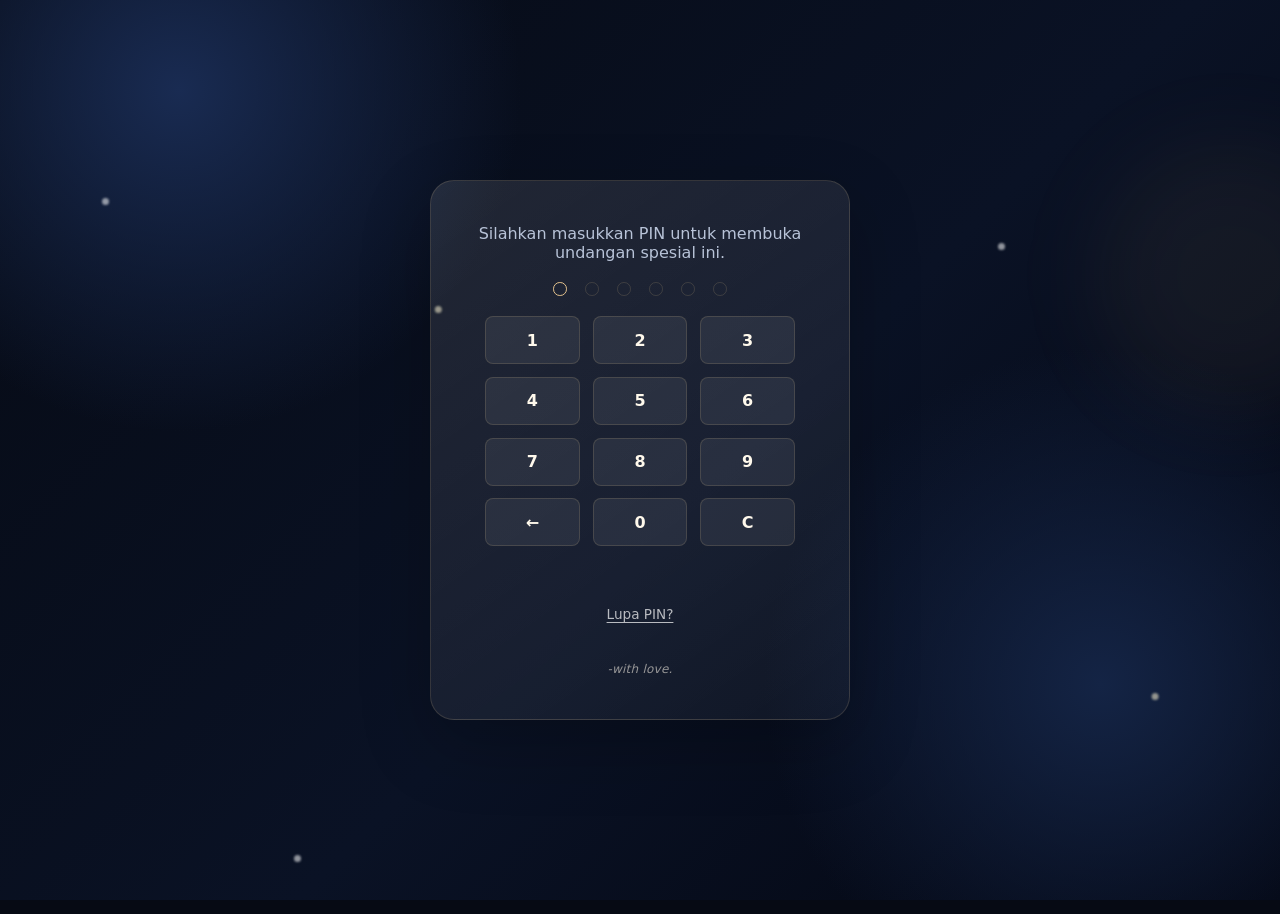
<file: index.html>
<!doctype html><html lang="id"><head><meta charset="utf-8"><meta http-equiv="refresh" content="0; url=login.html"><title>Birthday Surprise</title></head><body><p>Halaman dipindahkan ke <a href="login.html">login</a>.</p></body></html>
</file>
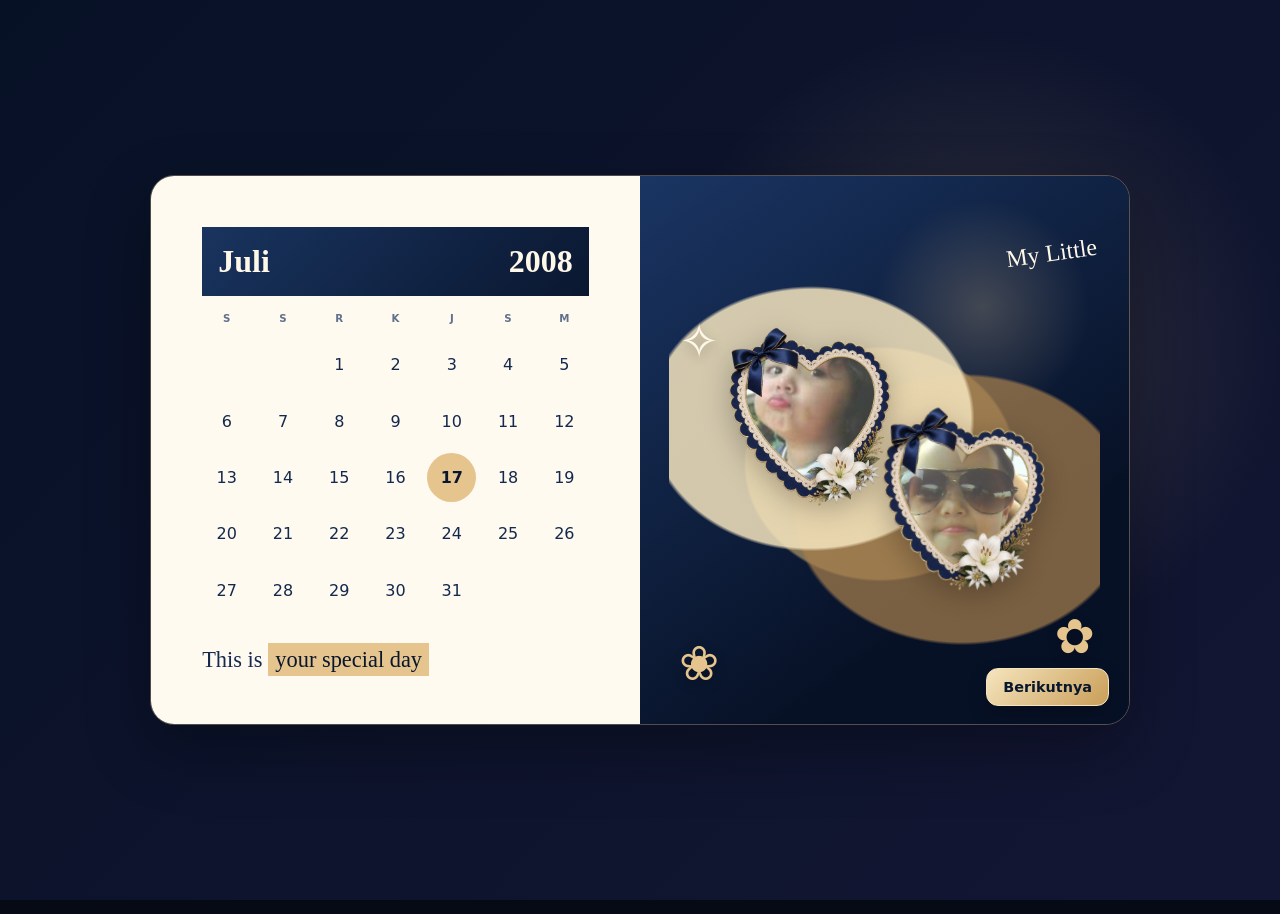
<file: birthday-memory.html>
<!DOCTYPE html>
<html lang="id">
<head>
  <meta charset="utf-8">
  <meta name="viewport" content="width=device-width, initial-scale=1">
  <title>17 Juli 2008</title>
  <link rel="stylesheet" href="css/style.css">
  <script>
    if (sessionStorage.getItem('birthday-surprise:nightSkyTransition')) {
      document.documentElement.classList.add('is-night-sky-loading');
    }
  </script>
</head>
<body>

  <main class="app-shell">
    <section class="page page--center active memory-page">
      <div class="memory-layout">
        
        <!-- Kalender -->
        <article class="memory-calendar">
          <header>
            <strong>Juli</strong>
            <strong>2008</strong>
          </header>
          <div class="calendar-week">
            <span>S</span>
            <span>S</span>
            <span>R</span>
            <span>K</span>
            <span>J</span>
            <span>S</span>
            <span>M</span>
          </div>
          <div class="calendar-days">
            <i></i>
            <i></i>
            <span>1</span>
            <span>2</span>
            <span>3</span>
            <span>4</span>
            <span>5</span>
            <span>6</span>
            <span>7</span>
            <span>8</span>
            <span>9</span>
            <span>10</span>
            <span>11</span>
            <span>12</span>
            <span>13</span>
            <span>14</span>
            <span>15</span>
            <span>16</span>
            <b>17</b>
            <span>18</span>
            <span>19</span>
            <span>20</span>
            <span>21</span>
            <span>22</span>
            <span>23</span>
            <span>24</span>
            <span>25</span>
            <span>26</span>
            <span>27</span>
            <span>28</span>
            <span>29</span>
            <span>30</span>
            <span>31</span>
          </div>
          <p>This is <mark>your special day</mark></p>
        </article>

        <!-- Kolase Foto & Dekorasi -->
        <article class="memory-collage">
          <button class="memory-next" type="button" data-route="love-meter">
            Next &#8250;
          </button>
          <p class="memory-title">My Little</p>
          <div class="memory-photo-frame">
            <figure class="memory-heart memory-heart--one"><img src="assets/images/kenangan1.png" alt="Foto kenangan 1"></figure>
            <figure class="memory-heart memory-heart--two"><img src="assets/images/kenangan2.png" alt="Foto kenangan 2"></figure>
          </div>
          <span class="memory-flower memory-flower--one">✿</span>
          <span class="memory-flower memory-flower--two">❀</span>
          <span class="memory-sparkle">✧</span>
        </article>

      </div>
    </section>
  </main>

  <!-- JavaScript Files -->
  <script src="js/app.js"></script>
  <script src="js/storage.js"></script>
  <script src="js/animation.js"></script>
  <script src="js/modal.js"></script>
  <script src="js/router.js"></script>
  <script src="js/login.js"></script>
  <script src="js/loveMeter.js"></script>
  <script src="js/music.js"></script>
  <script src="js/gallery.js"></script>
  <script src="js/wish.js"></script>

</body>
</html>
</file>
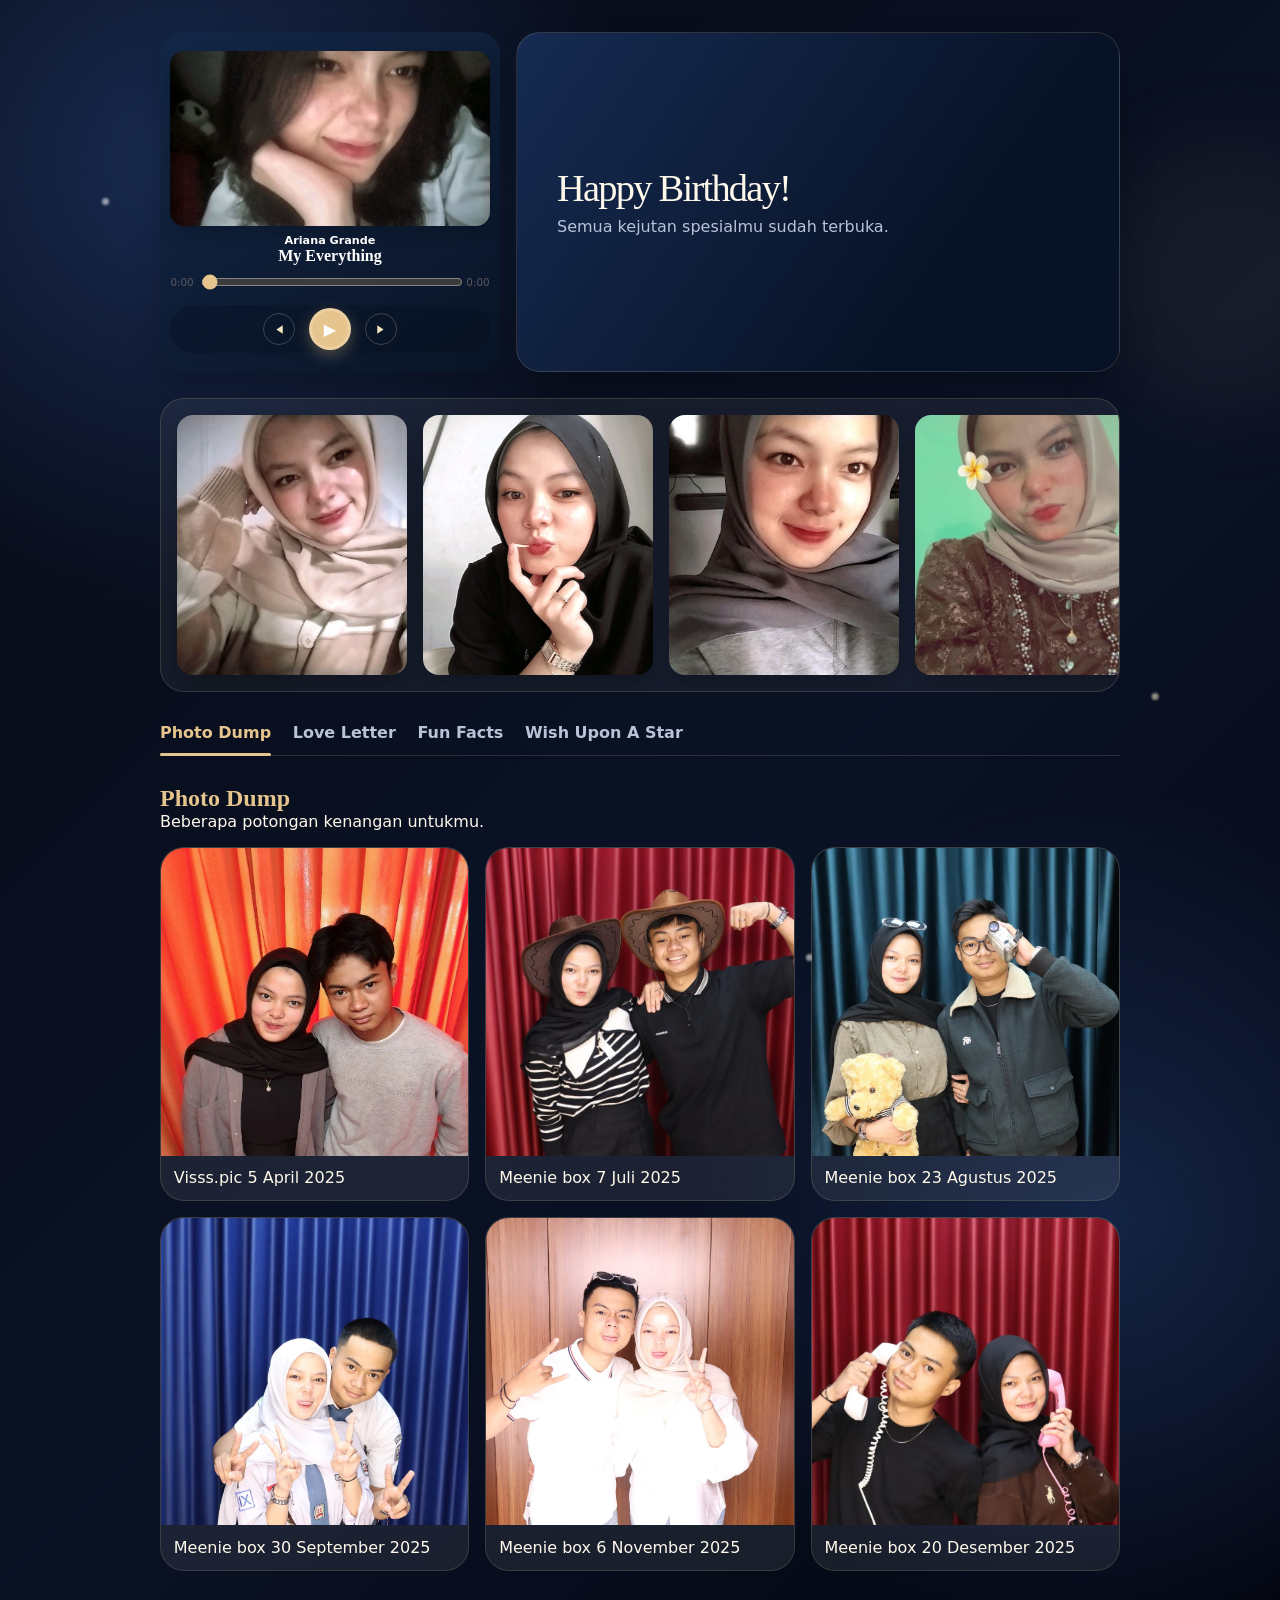
<file: dashboard.html>
<!DOCTYPE html>
<html lang="id">
<head>
  <meta charset="utf-8">
  <meta name="viewport" content="width=device-width, initial-scale=1">
  <title>Dashboard | Birthday Surprise</title>
  <link rel="stylesheet" href="css/style.css">
</head>
<body>

  <main class="app-shell">
    <section class="page active">
      <div class="page-content dashboard-layout">
        
        <!-- Hero Section: Pemutar Musik & Banner -->
        <div class="dashboard-hero">
          <div class="dashboard-music-card">
            <img id="dashboard-album-cover" class="dashboard-music-card__cover" src="assets/images/album-cover.svg" alt="Cover album">
            
            <div class="dashboard-music-card__details">
              <small id="dashboard-track-artist">Artist Name</small>
              <strong id="dashboard-track-title">Song One</strong>
              
              <div class="dashboard-music-card__progress">
                <span id="dashboard-music-current">0:00</span>
                <input id="dashboard-music-progress" type="range" min="0" max="100" value="0" aria-label="Progress lagu">
                <span id="dashboard-music-duration">0:00</span>
              </div>
            </div>
            
            <button id="dashboard-play-button" class="dashboard-music-card__play" type="button" aria-label="Play">▶</button>
            <audio id="dashboard-audio" preload="metadata"></audio>
          </div>

          <header class="dashboard-banner">
            <h1>Happy Birthday!</h1>
            <p>Semua kejutan spesialmu sudah terbuka.</p>
          </header>
        </div>

        <!-- Slideshow Foto -->
        <div class="photo-slideshow photo-slideshow--dashboard" aria-label="Slideshow foto kenangan">
          <div class="photo-slideshow__track" id="music-slideshow"></div>
        </div>

        <!-- Navigasi Menu Tab -->
        <nav class="dashboard-tabs" aria-label="Menu kejutan">
          <button class="dashboard-tab is-active" type="button" data-dashboard-view="gallery">Photo Dump</button>
          <button class="dashboard-tab" type="button" data-dashboard-view="letter">Love Letter</button>
          <button class="dashboard-tab" type="button" data-dashboard-view="facts">Fun Facts</button>
          <button class="dashboard-tab" type="button" data-dashboard-view="wishes">Wish Upon A Star</button>
        </nav>

        <!-- Kontainer Konten Dinamis -->
        <section id="dashboard-content" class="dashboard-content" aria-live="polite"></section>

      </div>
    </section>
  </main>

  <!-- Komponen Modal Pop-up -->
  <div class="modal" id="app-modal" aria-hidden="true" role="dialog" aria-modal="true">
    <div class="modal__backdrop" data-modal-close></div>
    <div class="modal__content">
      <button class="modal__close" type="button" aria-label="Tutup" data-modal-close>&times;</button>
      <div id="modal-body"></div>
    </div>
  </div>

  <!-- Skrip JavaScript -->
  <script src="js/app.js"></script>
  <script src="js/storage.js"></script>
  <script src="js/animation.js"></script>
  <script src="js/modal.js"></script>
  <script src="js/router.js"></script>
  <script src="js/login.js"></script>
  <script src="js/loveMeter.js"></script>
  <script src="js/music.js"></script>
  <script src="js/gallery.js"></script>
  <script src="js/wish.js"></script>
  <script src="js/dashboard.js"></script>

</body>
</html>
</file>
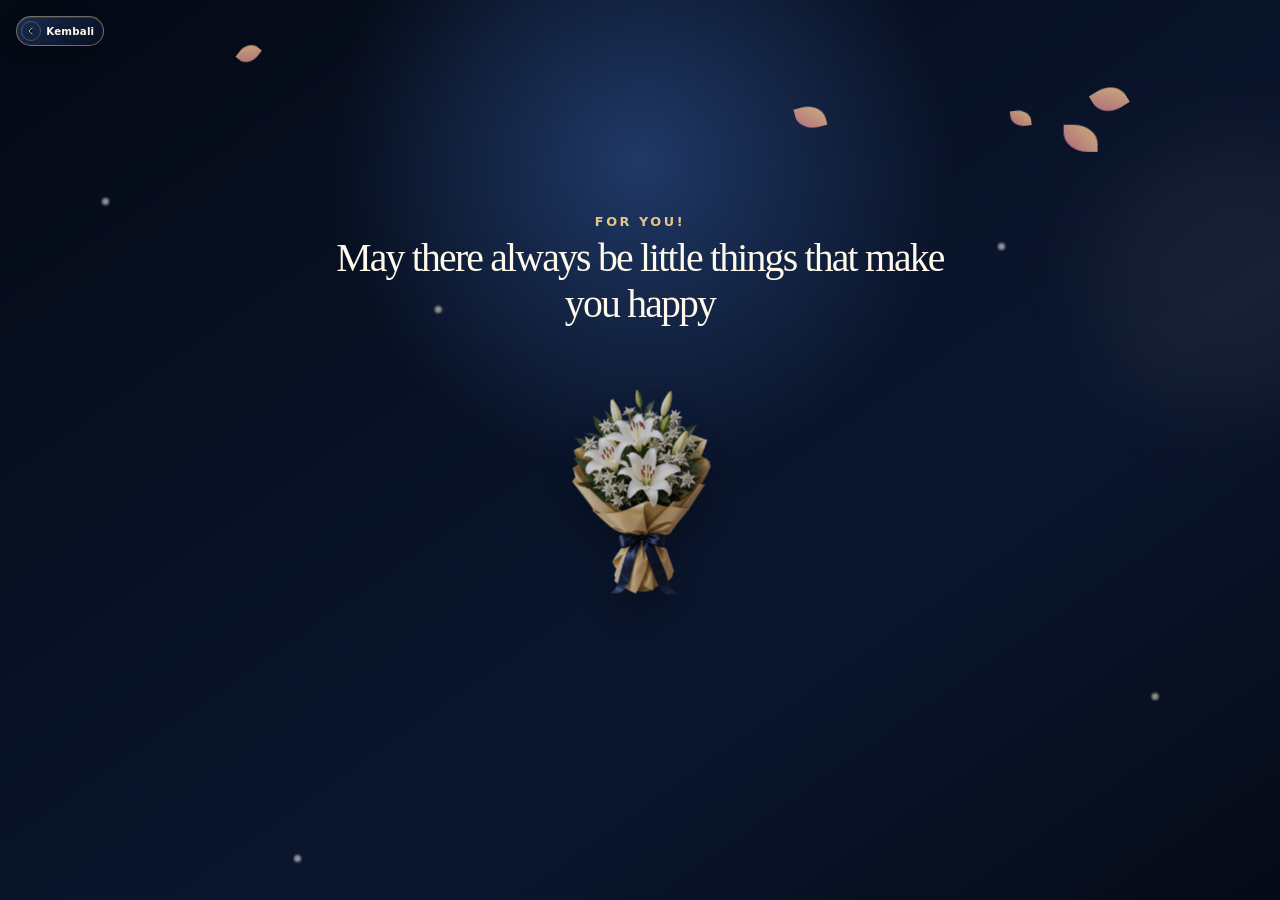
<file: flower.html>
<!doctype html>
<html lang="id">
<head>
  <meta charset="utf-8">
  <meta name="viewport" content="width=device-width, initial-scale=1">
  <title>Bunga Untukmu</title>
  <link rel="stylesheet" href="css/style.css">
</head>
<body class="flower-page-body">
  <main class="flower-scene">
    <button class="flower-back" type="button" data-route="surprise-choice" aria-label="Kembali ke pilihan kejutan">
      <svg viewBox="0 0 24 24" aria-hidden="true"><path d="M14.5 5 7.5 12l7 7"></path></svg>
      <span>Kembali</span>
    </button>
    <div id="petal-rain" class="petal-rain" aria-hidden="true"></div>
    <section class="flower-message" aria-live="polite">
      <p class="eyebrow">For You!</p>
      <h1>May there always be little things that make you happy</h1>
    </section>
    <div id="flower-bouquet" class="flower-bouquet" aria-label="Buket bunga lily dan edelweiss">
      <img src="assets/images/bouquet-lily-edelweiss.png" alt="Buket lily putih dan bunga edelweiss">
    </div>
    <button id="flower-continue-button" class="button button--primary flower-continue" type="button">Open it </button>
  </main>
  <div class="modal" id="app-modal" aria-hidden="true" role="dialog" aria-modal="true">
    <div class="modal__backdrop" data-modal-close></div>
    <div class="modal__content">
      <button class="modal__close" type="button" aria-label="Tutup" data-modal-close>&times;</button>
      <div id="modal-body"></div>
    </div>
  </div>
  <script src="js/app.js"></script>
  <script src="js/storage.js"></script>
  <script src="js/animation.js"></script>
  <script src="js/modal.js"></script>
  <script src="js/router.js"></script>
  <script src="js/login.js"></script>
  <script src="js/loveMeter.js"></script>
  <script src="js/music.js"></script>
  <script src="js/gallery.js"></script>
  <script src="js/wish.js"></script>
  <script src="https://cdnjs.cloudflare.com/ajax/libs/gsap/3.12.5/gsap.min.js" crossorigin="anonymous"></script>
  <script src="js/flower.js"></script>
</body>
</html>
</file>
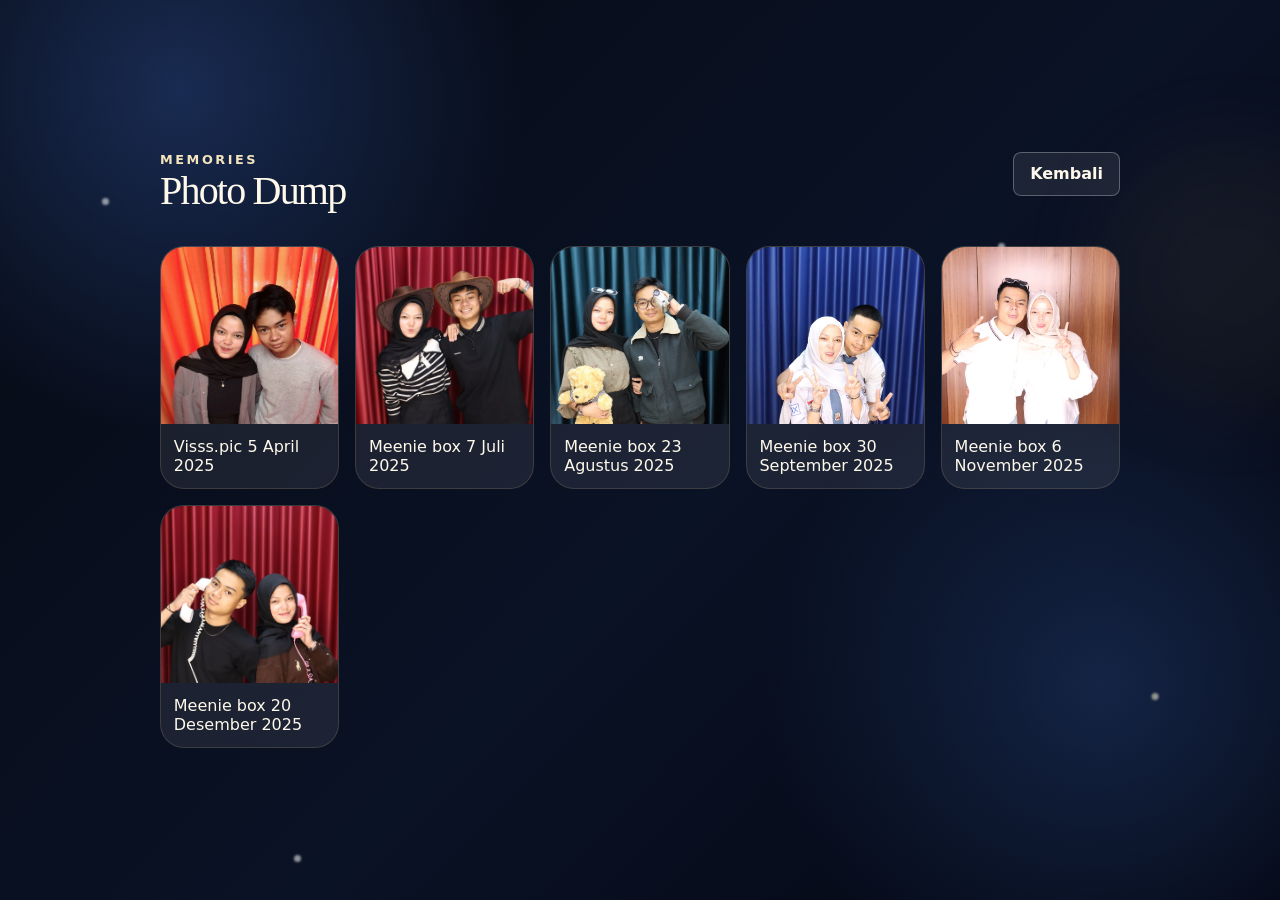
<file: gallery.html>
<!doctype html><html lang="id"><head><meta charset="utf-8"><meta name="viewport" content="width=device-width,initial-scale=1"><title>Photo Dump | Birthday Surprise</title><link rel="stylesheet" href="css/style.css"></head><body><main class="app-shell"><section class="page active"><div class="page-content stack"><header class="page-header page-header--with-action"><div><p class="eyebrow">Memories</p><h1>Photo Dump</h1></div><button class="button button--secondary" type="button" data-route="dashboard">Kembali</button></header><div class="gallery-grid" id="gallery-grid"></div></div></section></main><div class="modal" id="app-modal" aria-hidden="true" role="dialog" aria-modal="true"><div class="modal__backdrop" data-modal-close></div><div class="modal__content"><button class="modal__close" type="button" aria-label="Tutup" data-modal-close>&times;</button><div id="modal-body"></div></div></div><script src="js/app.js"></script><script src="js/storage.js"></script><script src="js/animation.js"></script><script src="js/modal.js"></script><script src="js/router.js"></script><script src="js/login.js"></script><script src="js/loveMeter.js"></script><script src="js/music.js"></script><script src="js/gallery.js"></script><script src="js/wish.js"></script></body></html>
</file>
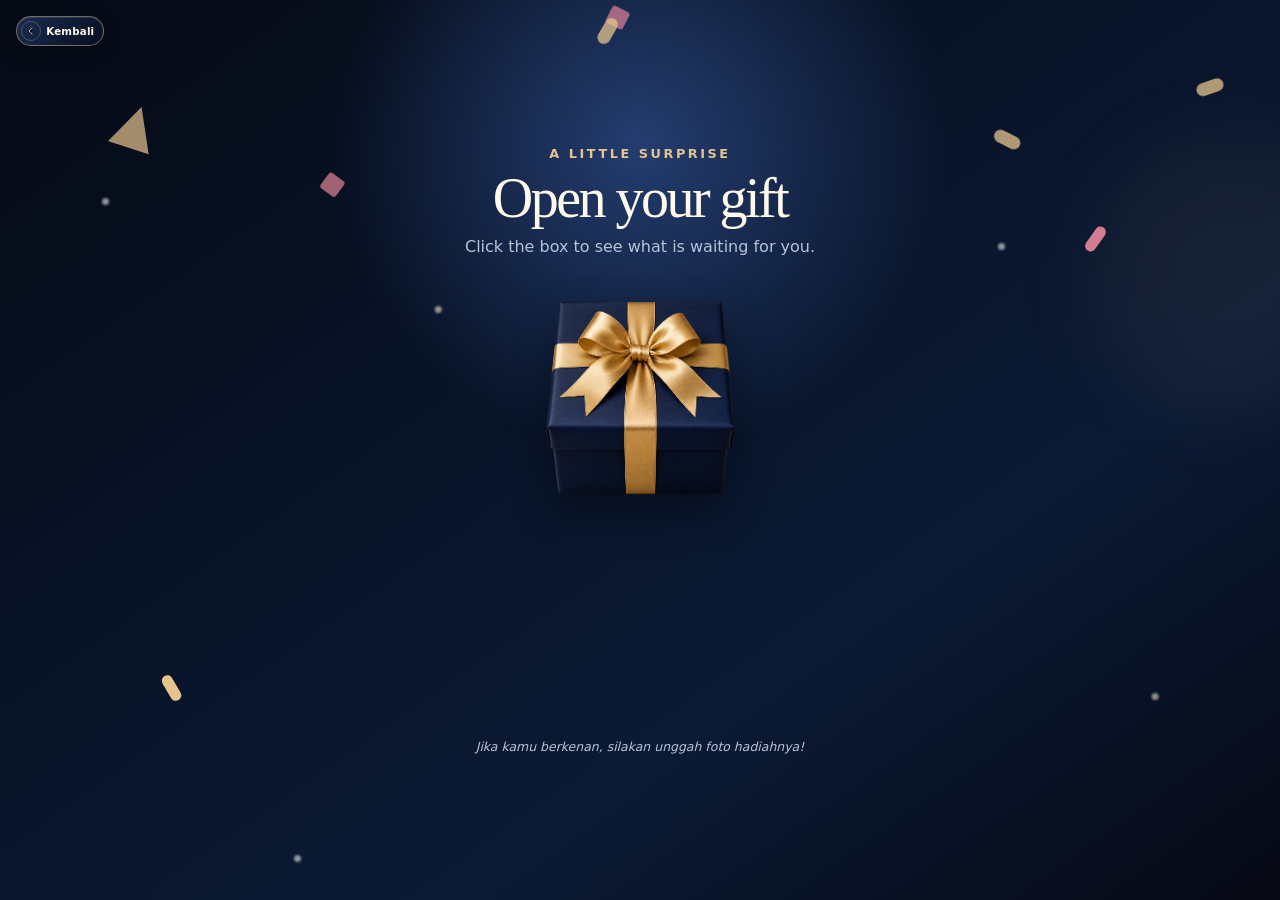
<file: gift.html>
<!doctype html>
<html lang="id"><head><meta charset="utf-8"><meta name="viewport" content="width=device-width,initial-scale=1"><title>Hadiah Untukmu</title><link rel="stylesheet" href="css/style.css"></head>
<body class="gift-page-body"><main class="gift-scene">
  <div id="gift-falling-ornaments" class="gift-falling-ornaments" aria-hidden="true"></div>
  <button class="flower-back" type="button" data-route="surprise-choice" aria-label="Kembali ke pilihan kejutan"><svg viewBox="0 0 24 24" aria-hidden="true"><path d="M14.5 5 7.5 12l7 7"></path></svg><span>Kembali</span></button>
  <span class="party-hat party-hat--one">&#9650;</span><span class="party-hat party-hat--two">&#9650;</span><span class="party-confetti party-confetti--one"></span><span class="party-confetti party-confetti--two"></span>
  <section class="gift-intro"><p class="eyebrow">A little surprise</p><h1>Open your gift</h1><p>Click the box to see what is waiting for you.</p></section>
  <button id="gift-box-button" class="gift-box" type="button" aria-label="Buka kotak hadiah"><img src="assets/images/gift-box-real.png" alt="Kotak hadiah navy dengan pita emas"><span id="gift-sparkles" class="gift-sparkles">&#10022; &#10023; &#10022;</span></button>
  <section class="gift-rewards" aria-label="Empat foto hadiah" aria-live="polite"><article class="gift-photo-item"><label class="gift-reward-card gift-photo-slot"><input class="gift-photo-input" type="file" accept="image/*"><img alt="Foto hadiah 1"><span>Upload Photo 01</span></label><div class="gift-photo-actions"><button type="button" data-gift-view disabled>Lihat foto</button><button type="button" data-gift-delete disabled>Hapus foto</button></div></article><article class="gift-photo-item"><label class="gift-reward-card gift-photo-slot"><input class="gift-photo-input" type="file" accept="image/*"><img alt="Foto hadiah 2"><span>Upload Photo 02</span></label><div class="gift-photo-actions"><button type="button" data-gift-view disabled>Lihat foto</button><button type="button" data-gift-delete disabled>Hapus foto</button></div></article><article class="gift-photo-item"><label class="gift-reward-card gift-photo-slot"><input class="gift-photo-input" type="file" accept="image/*"><img alt="Foto hadiah 3"><span>Upload Photo 03</span></label><div class="gift-photo-actions"><button type="button" data-gift-view disabled>Lihat foto</button><button type="button" data-gift-delete disabled>Hapus foto</button></div></article><article class="gift-photo-item"><label class="gift-reward-card gift-photo-slot"><input class="gift-photo-input" type="file" accept="image/*"><img alt="Foto hadiah 4"><span>Upload Photo 04</span></label><div class="gift-photo-actions"><button type="button" data-gift-view disabled>Lihat foto</button><button type="button" data-gift-delete disabled>Hapus foto</button></div></article></section><p class="gift-upload-note">Jika kamu berkenan, silakan unggah foto hadiahnya!</p>
</main><div class="modal" id="app-modal" aria-hidden="true" role="dialog" aria-modal="true"><div class="modal__backdrop" data-modal-close></div><div class="modal__content"><button class="modal__close" type="button" data-modal-close aria-label="Tutup">×</button><div id="modal-body"></div></div></div><script src="js/app.js"></script><script src="js/storage.js"></script><script src="js/animation.js"></script><script src="js/modal.js"></script><script src="js/router.js"></script><script src="js/login.js"></script><script src="js/loveMeter.js"></script><script src="js/music.js"></script><script src="js/gallery.js"></script><script src="js/wish.js"></script><script src="https://cdnjs.cloudflare.com/ajax/libs/gsap/3.12.5/gsap.min.js" crossorigin="anonymous"></script><script src="js/gift.js"></script></body></html>
</file>
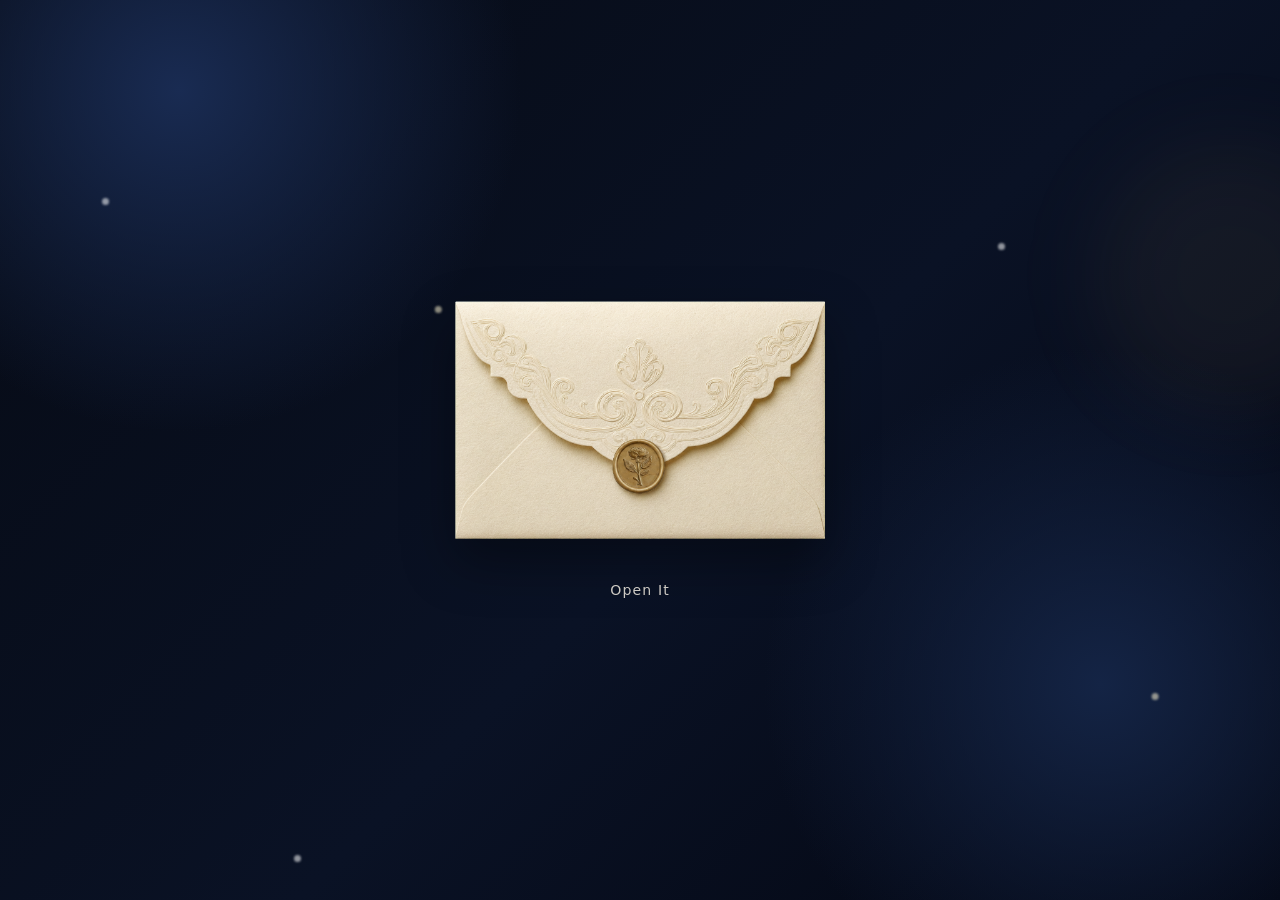
<file: invitation.html>
<!doctype html>
<html lang="id"><head><meta charset="utf-8"><meta name="viewport" content="width=device-width,initial-scale=1"><title>Undangan Untukmu</title><link rel="stylesheet" href="css/style.css"><script>if(sessionStorage.getItem('birthday-surprise:nightSkyTransition'))document.documentElement.classList.add('is-night-sky-loading');</script></head>
<body><main class="app-shell"><section class="page page--center active invitation-envelope-page"><div class="invitation-envelope-wrap"><div id="invitation-envelope-scene" class="invitation-envelope-scene" role="button" tabindex="0" aria-label="Buka surat undangan"><img class="invitation-envelope-image" src="assets/images/invitation-envelope.png" alt="Amplop undangan krem"><article class="invitation-reading-card" aria-live="polite"><p class="eyebrow">An invitation for</p><h1 id="invitation-name">Putri Nafisyah Ahmad</h1><div class="invitation-card__line"></div><p id="invitation-date" class="invitation-card__date">Tanggal acara</p></article></div><p class="invitation-envelope-hint">Open It</p><button id="invitation-accept-button" class="button button--primary invitation-accept-button" type="button">Terima</button></div></section></main><script src="js/app.js"></script><script src="js/storage.js"></script><script src="js/animation.js"></script><script src="js/modal.js"></script><script src="js/router.js"></script><script src="js/login.js"></script><script src="js/loveMeter.js"></script><script src="js/music.js"></script><script src="js/gallery.js"></script><script src="js/wish.js"></script><script src="js/invitation.js"></script></body></html>
</file>
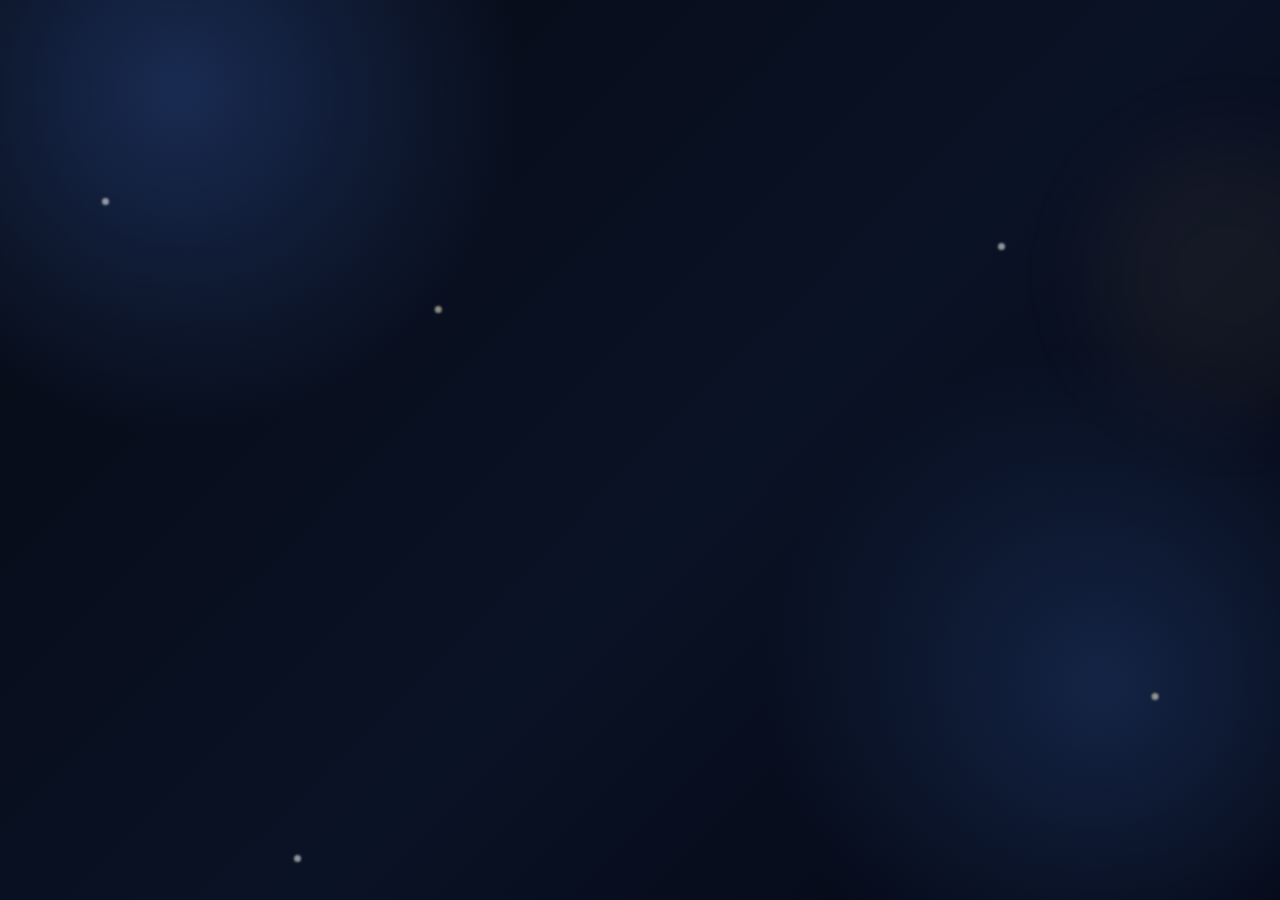
<file: journey.html>
<!DOCTYPE html>
<html lang="id">
<head>
  <meta charset="utf-8">
  <meta name="viewport" content="width=device-width, initial-scale=1">
  <title>Birthday Journey</title>
  <link rel="stylesheet" href="css/style.css">
  
  <!-- Inline script untuk restorasi state dashboard secara instan -->
  <script>
    try {
      if (JSON.parse(localStorage.getItem('birthday-surprise:progressPage')) === 'dashboard') {
        document.documentElement.classList.add('is-dashboard-restore');
      }
    } catch (e) {}
  </script>
</head>
<body>

  <!-- Layar Pemuatan Halaman (Loader) -->
  <div class="journey-loader" id="journey-loader" aria-label="Memuat dashboard">
    <div class="journey-loader__card"></div>
  </div>

  <!-- Alur Utama Aplikasi (Journey) -->
  <main class="journey">
    
    <!-- Langkah 1: Fitur Love Meter -->
    <section class="journey-step" id="love-meter-step">
      <div class="page-content step-panel">
        <div class="panel panel--narrow stack">
          <h1>Love Meter</h1>
          <p class="meter__instruction">Tahan untuk menunjukkan rasa sayang kamu ke aku</p>
          
          <div id="love-meter-control" class="meter" role="progressbar" aria-valuemin="0" aria-valuemax="100" aria-valuenow="0">
            <div id="love-meter-fill" class="meter__fill"></div>
          </div>
          
          <strong id="love-meter-value" class="meter__value">0%</strong>
          <button id="love-meter-hold-button" class="button button--primary" type="button">Tahan di sini</button>
          <p id="meter-error" class="form-message" aria-live="polite"></p>
        </div>
      </div>
    </section>

    <!-- Langkah 2: Tampilan Dashboard (Awalnya Terkunci) -->
    <section class="journey-step is-locked" id="dashboard-step">
      <div class="page-content dashboard-layout">
        
        <!-- Bagian Utama Dashboard: Pemutar Musik & Ucapan -->
        <div class="dashboard-hero">
          <div class="dashboard-music-card">
            <img id="dashboard-album-cover" class="dashboard-music-card__cover" src="assets/images/album-cover.svg" alt="Cover album">
            
            <div class="dashboard-music-card__details">
              <small id="dashboard-track-artist">Artist Name</small>
              <strong id="dashboard-track-title">Song One</strong>
              
              <div class="dashboard-music-card__progress">
                <span id="dashboard-music-current">0:00</span>
                <input id="dashboard-music-progress" type="range" min="0" max="100" value="0" aria-label="Progress lagu">
                <span id="dashboard-music-duration">0:00</span>
              </div>
            </div>
            
            <button id="dashboard-play-button" class="dashboard-music-card__play" type="button" aria-label="Play">▶</button>
            <audio id="dashboard-audio" preload="metadata"></audio>
          </div>

          <header class="dashboard-banner dashboard-banner--lyrics">
            <video class="dashboard-banner__video" autoplay muted loop playsinline preload="metadata" aria-hidden="true">
              <source src="assets/videos/video-dump.mp4" type="video/mp4">
            </video>
            <div class="dashboard-banner__video-overlay" aria-hidden="true"></div>
            <div class="dashboard-lyrics" id="dashboard-lyrics" aria-live="polite"></div>
          </header>
        </div>

        <!-- Slideshow Foto Galeri -->
        <div class="photo-slideshow photo-slideshow--dashboard" aria-label="Slideshow foto kenangan">
          <div class="photo-slideshow__track" id="music-slideshow"></div>
        </div>

        <!-- Menu Navigasi Konten Tab -->
        <nav class="dashboard-tabs" aria-label="Menu kejutan">
          <button class="dashboard-tab is-active" type="button" data-dashboard-view="gallery">Photo Dump</button>
          <button class="dashboard-tab" type="button" data-dashboard-view="letter">Love Letter</button>
          <button class="dashboard-tab" type="button" data-dashboard-view="facts">Fun Facts</button>
          <button class="dashboard-tab" type="button" data-dashboard-view="wishes">Wish Upon A Star</button>
        </nav>

        <!-- Kontainer Pengisian Konten Dinamis via JS -->
        <section id="dashboard-content" class="dashboard-content" aria-live="polite"></section>

      </div>
    </section>
  </main>

  <!-- Komponen Overlay Modal Dialog -->
  <div class="modal" id="app-modal" aria-hidden="true" role="dialog" aria-modal="true">
    <div class="modal__backdrop" data-modal-close></div>
    <div class="modal__content">
      <button class="modal__close" type="button" aria-label="Tutup" data-modal-close>&times;</button>
      <div id="modal-body"></div>
    </div>
  </div>

  <!-- Skrip Ekosistem JavaScript -->
  <script src="js/app.js"></script>
  <script src="js/storage.js"></script>
  <script src="js/animation.js"></script>
  <script src="js/modal.js"></script>
  <script src="js/router.js"></script>
  <script src="js/login.js"></script>
  <script src="js/loveMeter.js"></script>
  <script src="js/music.js"></script>
  <script src="js/gallery.js"></script>
  <script src="js/wish.js"></script>
  <script src="js/dashboard.js"></script>

</body>
</html>
</file>
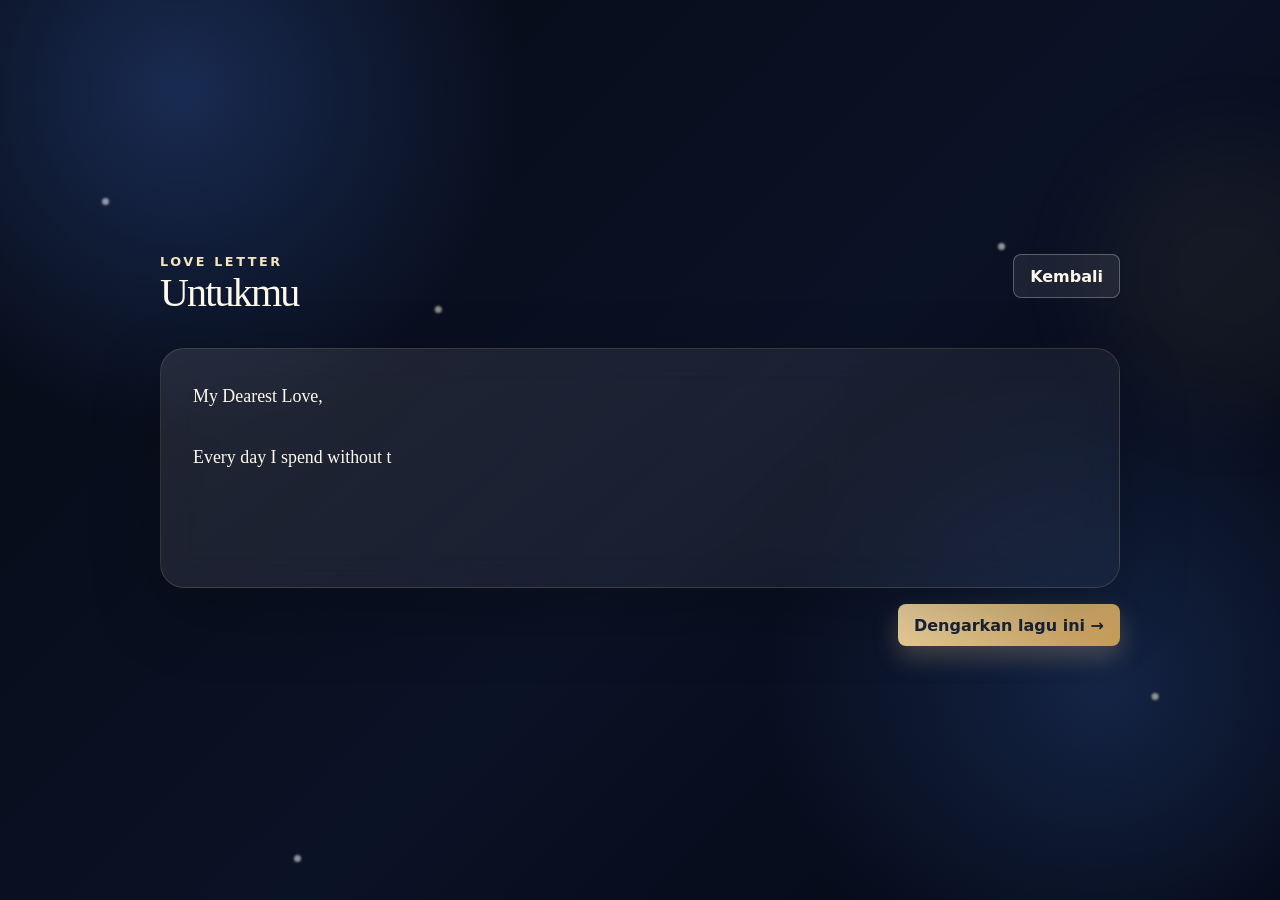
<file: letter.html>
<!doctype html><html lang="id"><head><meta charset="utf-8"><meta name="viewport" content="width=device-width,initial-scale=1"><title>Love Letter | Birthday Surprise</title><link rel="stylesheet" href="css/style.css"></head><body><main class="app-shell"><section class="page active"><div class="page-content stack"><header class="page-header page-header--with-action"><div><p class="eyebrow">Love Letter</p><h1>Untukmu</h1></div><button class="button button--secondary" type="button" data-route="dashboard">Kembali</button></header><article class="panel letter"><p id="letter-content" aria-live="polite"></p></article><button class="button button--primary button--align-end" type="button" data-route="music">Dengarkan lagu ini →</button></div></section></main><script src="js/app.js"></script><script src="js/storage.js"></script><script src="js/animation.js"></script><script src="js/modal.js"></script><script src="js/router.js"></script><script src="js/login.js"></script><script src="js/loveMeter.js"></script><script src="js/music.js"></script><script src="js/gallery.js"></script><script src="js/wish.js"></script></body></html>
</file>
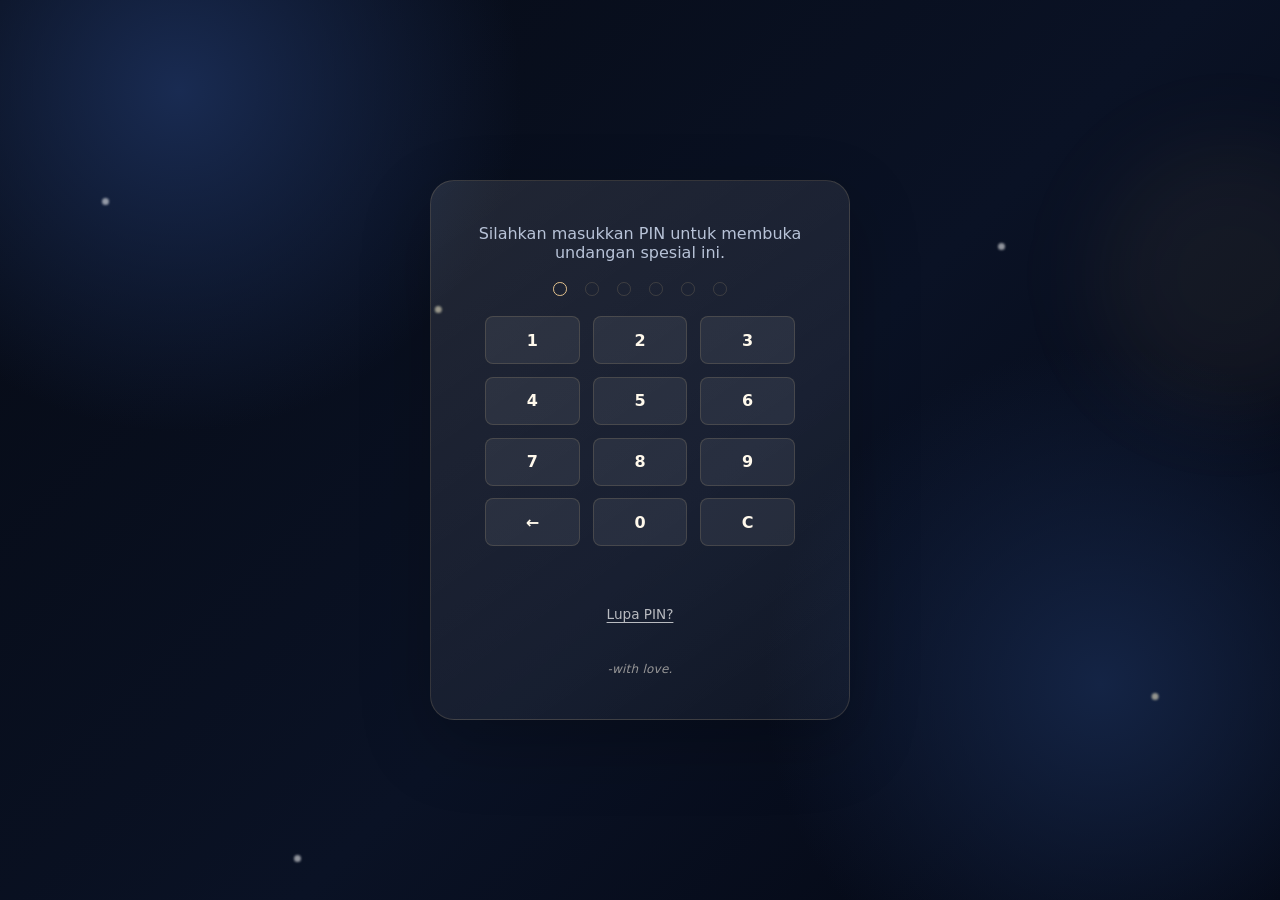
<file: login.html>
<!doctype html>
<html lang="id">
<head>
  <meta charset="utf-8">
  <meta name="viewport" content="width=device-width,initial-scale=1">
  <title>Login</title>
  <link rel="stylesheet" href="css/style.css">
  <link rel="stylesheet" href="css/login-extra.css">
</head>
<body>
  <main class="app-shell">
    <section class="page page--center active">

      <!-- ornamen mengambang, murni dekoratif -->
      <div class="floaties" aria-hidden="true">
        <span class="floaty floaty--1">♥</span>
        <span class="floaty floaty--2">✦</span>
        <span class="floaty floaty--3">♥</span>
        <span class="floaty floaty--4">✦</span>
        <span class="floaty floaty--5">♥</span>
      </div>

      <div class="panel panel--narrow stack login-panel">
        <p class="muted">
          Silahkan masukkan PIN untuk membuka undangan spesial ini.
        </p

        <form id="login-form" class="stack" novalidate>
          <input
            id="pin-input"
            name="pin"
            type="password"
            readonly
            maxlength="6"
            aria-label="PIN yang dimasukkan"
            required
            class="pin-input--hidden">

          <div class="pin-boxes" id="pin-boxes" aria-hidden="true">
            <span class="pin-box" data-box="0"></span>
            <span class="pin-box" data-box="1"></span>
            <span class="pin-box" data-box="2"></span>
            <span class="pin-box" data-box="3"></span>
            <span class="pin-box" data-box="4"></span>
            <span class="pin-box" data-box="5"></span>
          </div>

          <div class="pin-keypad" aria-label="Keypad PIN">
            <button type="button" data-pin-digit="1" aria-label="Angka 1">1</button>
            <button type="button" data-pin-digit="2" aria-label="Angka 2">2</button>
            <button type="button" data-pin-digit="3" aria-label="Angka 3">3</button>
            <button type="button" data-pin-digit="4" aria-label="Angka 4">4</button>
            <button type="button" data-pin-digit="5" aria-label="Angka 5">5</button>
            <button type="button" data-pin-digit="6" aria-label="Angka 6">6</button>
            <button type="button" data-pin-digit="7" aria-label="Angka 7">7</button>
            <button type="button" data-pin-digit="8" aria-label="Angka 8">8</button>
            <button type="button" data-pin-digit="9" aria-label="Angka 9">9</button>
            <button type="button" data-pin-action="clear" aria-label="Hapus satu angka">←</button>
            <button type="button" data-pin-digit="0" aria-label="Angka 0">0</button>
            <button type="button" data-pin-action="clear-all" aria-label="Hapus semua angka">C</button>
          </div>

          <p id="login-error" class="form-message" aria-live="polite"></p>

          <button type="button" id="pin-hint-toggle" class="link-button">Lupa PIN?</button>
          <p id="pin-hint" class="muted login-hint" hidden>
            PIN NYA TANGGAL ULANG TAHUN KAMU NAFII
          </p>
        </form>

        <p class="login-footnote">-with love.</p>
      </div>
    </section>
  </main>

  <script src="js/app.js"></script>
  <script src="js/storage.js"></script>
  <script src="js/animation.js"></script>
  <script src="js/modal.js"></script>
  <script src="js/router.js"></script>
  <script src="js/login.js"></script>
  <script src="js/loveMeter.js"></script>
  <script src="js/music.js"></script>
  <script src="js/gallery.js"></script>
  <script src="js/wish.js"></script>
  <script src="js/login-extra.js"></script>
</body>
</html>
</file>
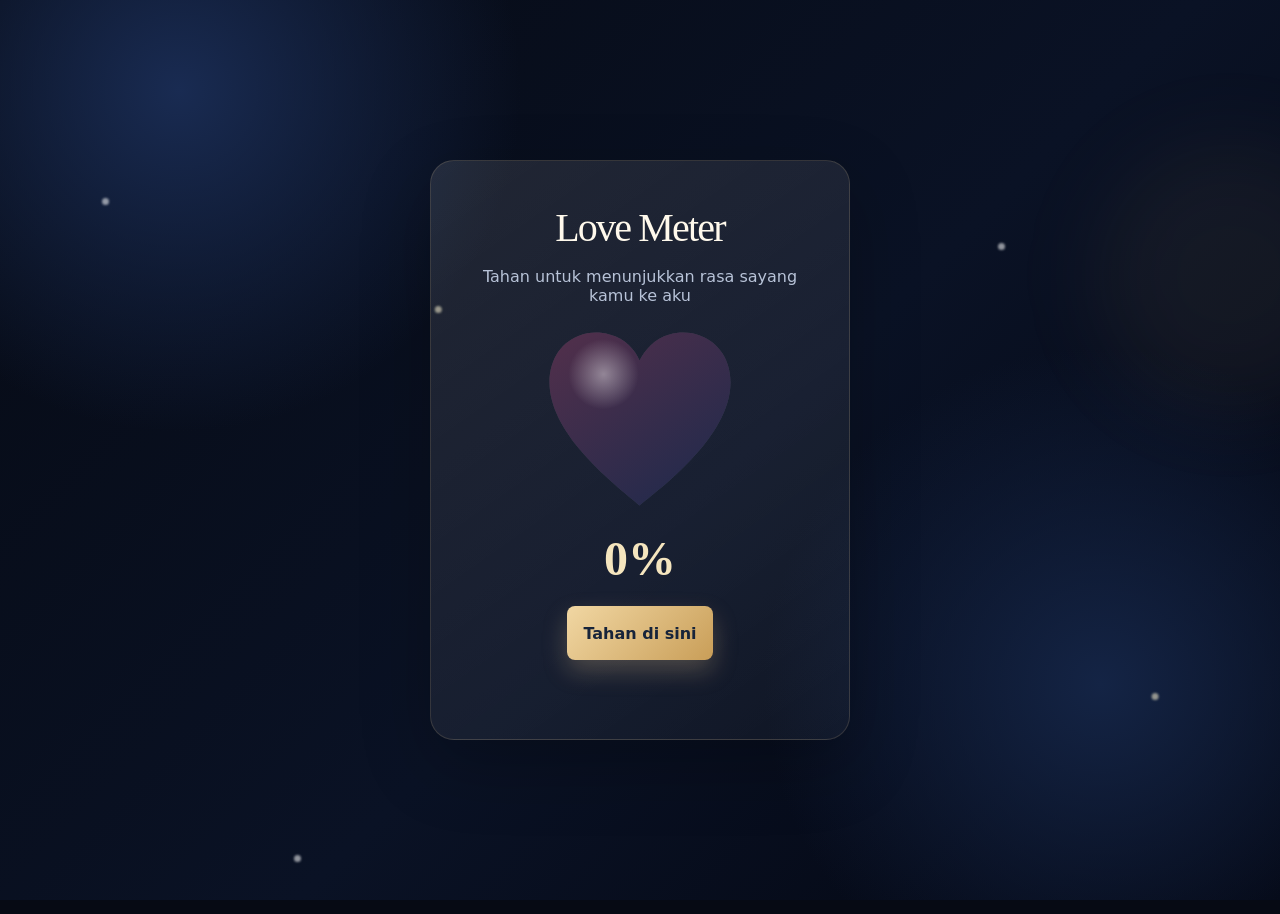
<file: love-meter.html>
<!doctype html>
<html lang="id"><head><meta charset="utf-8"><meta name="viewport" content="width=device-width,initial-scale=1"><title>Love Meter</title><link rel="stylesheet" href="css/style.css"><script>if(sessionStorage.getItem('birthday-surprise:nightSkyTransition'))document.documentElement.classList.add('is-night-sky-loading');</script></head>
<body><main class="app-shell"><section id="love-meter-step" class="page page--center love-meter-page"><div class="page-content step-panel"><div class="panel panel--narrow stack"><h1>Love Meter</h1><p class="meter__instruction">Tahan untuk menunjukkan rasa sayang kamu ke aku</p><div id="love-meter-control" class="meter" role="progressbar" aria-label="Love Meter" aria-valuemin="0" aria-valuemax="100" aria-valuenow="0"><div id="love-meter-fill" class="meter__fill"></div></div><strong id="love-meter-value" class="meter__value">0%</strong><button id="love-meter-hold-button" class="button button--primary" type="button">Tahan di sini</button><p id="meter-error" class="form-message" aria-live="polite"></p></div></div></section></main><script src="js/app.js"></script><script src="js/storage.js"></script><script src="js/animation.js"></script><script src="js/modal.js"></script><script src="js/router.js"></script><script src="js/login.js"></script><script src="js/loveMeter.js"></script><script src="js/music.js"></script><script src="js/gallery.js"></script><script src="js/wish.js"></script></body></html>
</file>
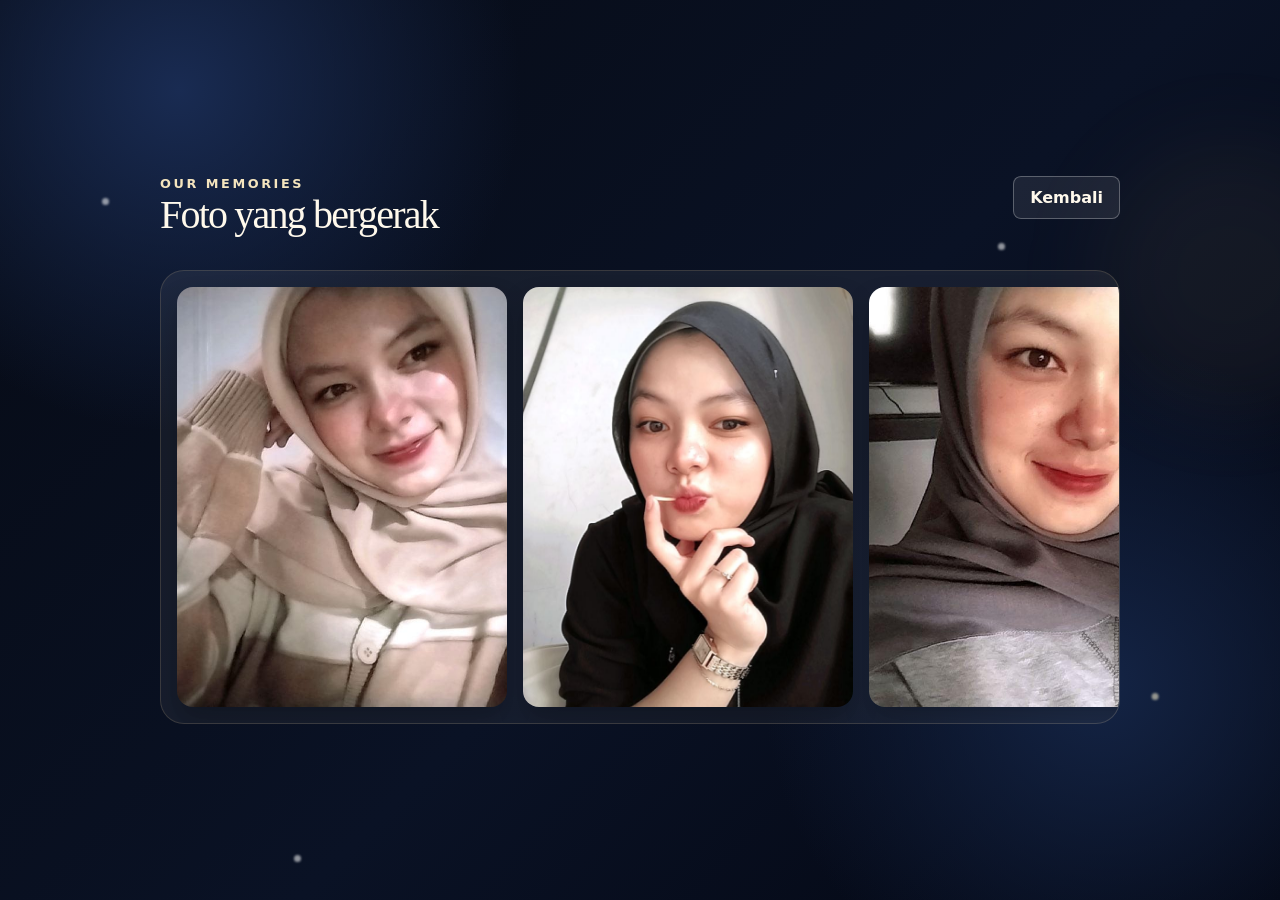
<file: music.html>
<!DOCTYPE html>
<html lang="id">
<head>
  <meta charset="utf-8">
  <meta name="viewport" content="width=device-width, initial-scale=1">
  <title>Our Memories | Birthday Surprise</title>
  <link rel="stylesheet" href="css/style.css">
</head>
<body>

  <main class="app-shell">
    <section class="page active">
      <div class="page-content stack">
        
        <!-- Header Halaman & Tombol Kembali -->
        <header class="page-header page-header--with-action">
          <div>
            <p class="eyebrow">Our Memories</p>
            <h1>Foto yang bergerak</h1>
          </div>
          <button class="button button--secondary" type="button" data-route="dashboard">Kembali</button>
        </header>

        <!-- Wadah Slideshow Foto Bergerak -->
        <div class="photo-slideshow" aria-label="Slideshow foto kenangan">
          <div class="photo-slideshow__track" id="music-slideshow"></div>
        </div>

      </div>
    </section>
  </main>

  <!-- Skrip JavaScript -->
  <script src="js/app.js"></script>
  <script src="js/storage.js"></script>
  <script src="js/animation.js"></script>
  <script src="js/modal.js"></script>
  <script src="js/router.js"></script>
  <script src="js/login.js"></script>
  <script src="js/loveMeter.js"></script>
  <script src="js/music.js"></script>
  <script src="js/gallery.js"></script>
  <script src="js/wish.js"></script>

</body>
</html>
</file>
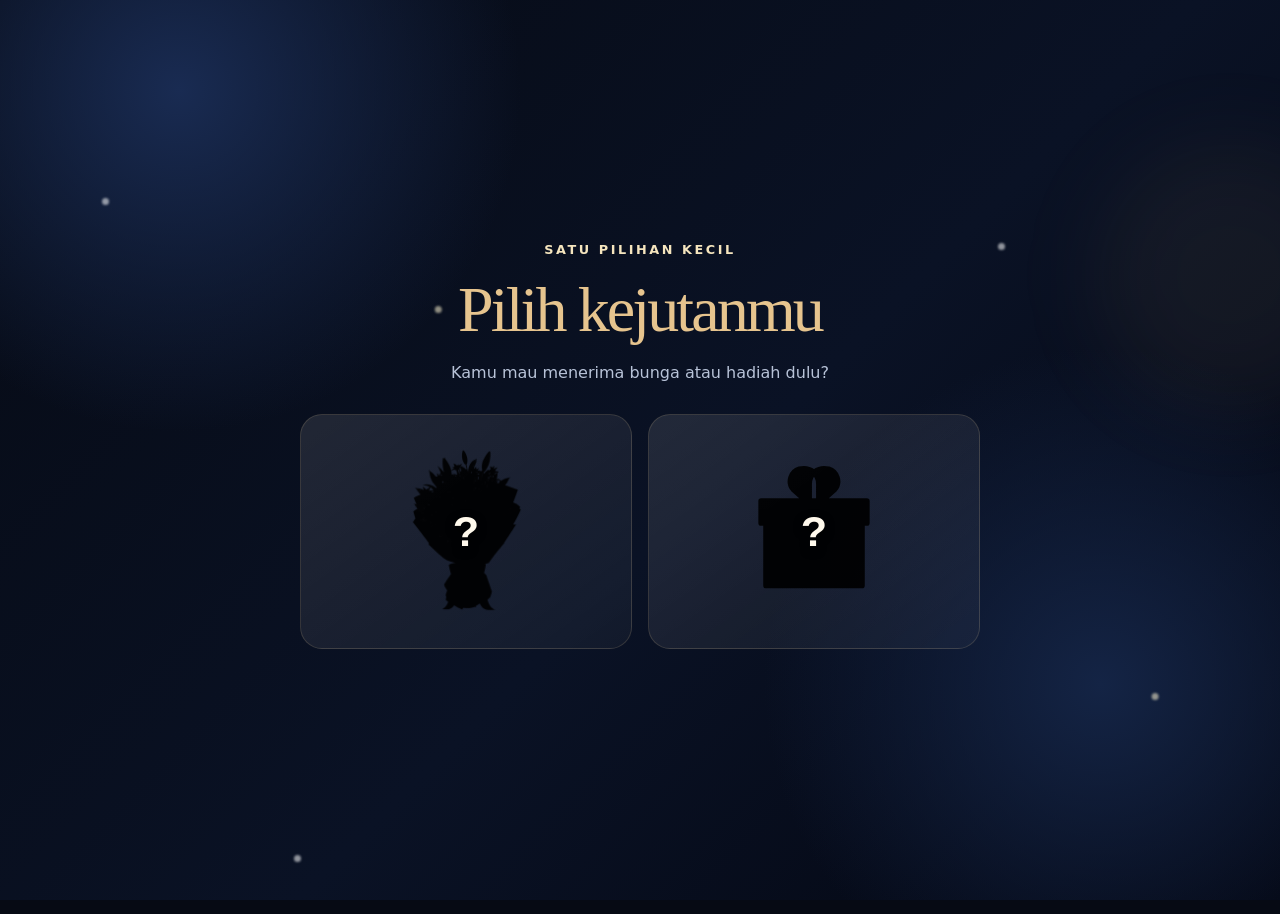
<file: surprise-choice.html>
<!doctype html>
<html lang="id">
<head>
  <meta charset="utf-8">
  <meta name="viewport" content="width=device-width, initial-scale=1">
  <title>Pilih Kejutan</title>
  <link rel="stylesheet" href="css/style.css">
  <script>if(sessionStorage.getItem('birthday-surprise:nightSkyTransition'))document.documentElement.classList.add('is-night-sky-loading');</script>
</head>
<body>
  <main class="app-shell">
    <section class="page page--center active">
      <div class="page-content choice-page">
        <p class="eyebrow">Satu pilihan kecil</p>
        <h1>Pilih kejutanmu</h1>
        <p class="choice-page__intro">Kamu mau menerima bunga atau hadiah dulu?</p>
        <div class="surprise-choice-grid" role="group" aria-label="Pilihan kejutan">
          <button class="surprise-choice surprise-choice--flower-teaser" type="button" data-surprise-choice="flower" aria-label="Buka kejutan bunga">
            <img src="assets/images/bouquet-lily-edelweiss.png" alt="" aria-hidden="true">
            <span class="surprise-choice__question" aria-hidden="true">?</span>
            <span class="surprise-choice__icon" aria-hidden="true">✿</span>
            <strong>Bunga</strong>
            <small>Untuk membuat harimu lebih manis.</small>
          </button>
          <button class="surprise-choice surprise-choice--gift-teaser" type="button" data-surprise-choice="gift" aria-label="Buka kejutan hadiah">
            <svg class="surprise-choice__gift-silhouette" viewBox="0 0 160 170" aria-hidden="true"><path d="M21 65h118v87H21zM15 48h130v27H15zM74 48V27c0-13 11-21 24-18 10 3 15 16 7 25L89 48M86 48V27C86 14 75 6 62 9c-10 3-15 16-7 25l16 14M74 75h12v77H74z" fill="currentColor" stroke="currentColor" stroke-linejoin="round" stroke-width="7"/></svg>
            <img class="surprise-choice__gift-image" src="assets/images/gift-box-open.png" alt="" aria-hidden="true">
            <span class="surprise-choice__question" aria-hidden="true">?</span>
            <span class="surprise-choice__icon" aria-hidden="true">🎁</span>
            <strong>Hadiah</strong>
            <small>Ada sesuatu yang sudah disiapkan untukmu.</small>
          </button>
        </div>
        <button id="choice-continue-button" class="button button--primary is-hidden" type="button" disabled>Berikutnya</button>
      </div>
    </section>
  </main>
  <script src="js/app.js"></script>
  <script src="js/storage.js"></script>
  <script src="js/animation.js"></script>
  <script src="js/modal.js"></script>
  <script src="js/router.js"></script>
  <script src="js/login.js"></script>
  <script src="js/loveMeter.js"></script>
  <script src="js/music.js"></script>
  <script src="js/gallery.js"></script>
  <script src="js/wish.js"></script>
  <script src="js/surpriseChoice.js"></script>
</body>
</html>
</file>
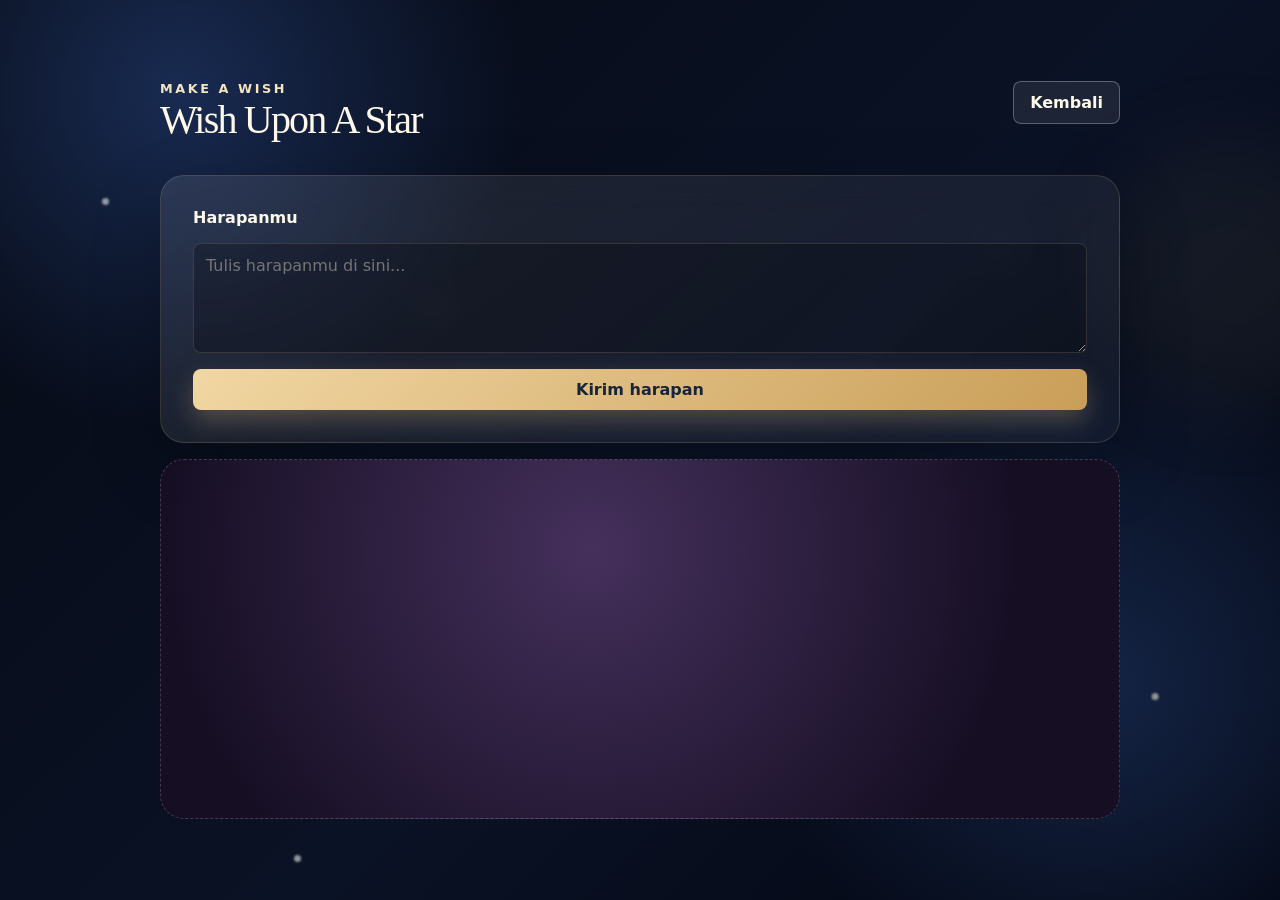
<file: wishes.html>
<!doctype html><html lang="id"><head><meta charset="utf-8"><meta name="viewport" content="width=device-width,initial-scale=1"><title>Wish Upon A Star | Birthday Surprise</title><link rel="stylesheet" href="css/style.css"></head><body><main class="app-shell"><section class="page active"><div class="page-content stack"><header class="page-header page-header--with-action"><div><p class="eyebrow">Make a wish</p><h1>Wish Upon A Star</h1></div><button class="button button--secondary" type="button" data-route="dashboard">Kembali</button></header><form class="panel stack" id="wish-form"><label for="wish-input">Harapanmu</label><textarea id="wish-input" maxlength="280" required placeholder="Tulis harapanmu di sini..."></textarea><button class="button button--primary" type="submit">Kirim harapan</button></form><div class="wish-sky" id="wish-sky" aria-label="Daftar harapan"></div></div></section></main><div class="modal" id="app-modal" aria-hidden="true" role="dialog" aria-modal="true"><div class="modal__backdrop" data-modal-close></div><div class="modal__content"><button class="modal__close" type="button" aria-label="Tutup" data-modal-close>&times;</button><div id="modal-body"></div></div></div><script src="js/app.js"></script><script src="js/storage.js"></script><script src="js/animation.js"></script><script src="js/modal.js"></script><script src="js/router.js"></script><script src="js/login.js"></script><script src="js/loveMeter.js"></script><script src="js/music.js"></script><script src="js/gallery.js"></script><script src="js/wish.js"></script></body></html>
</file>
<file: css/style.css>
:root { --bg:#f7f5f1; --surface:#fff; --text:#252525; --muted:#707070; --line:#ddd8d0; --accent:#c95b73; --radius:12px; --space:1rem; font-family:Arial, sans-serif; color:var(--text); background:var(--bg); }
* { box-sizing:border-box; } body { margin:0; } button,input,textarea { font:inherit; } button { cursor:pointer; } .app-shell { min-height:100vh; } .page { display:none; min-height:100vh; padding:2rem 1rem; } .page.active { display:block; } .page--center { display:grid; place-items:center; } .page-content { width:min(100%, 960px); margin:auto; } .panel { background:var(--surface); border:1px solid var(--line); border-radius:var(--radius); padding:clamp(1.25rem,4vw,2rem); } .panel--narrow { width:min(100%,420px); } .stack { display:grid; gap:var(--space); } .page-header { margin-bottom:.5rem; } .page-header--with-action { display:flex; justify-content:space-between; align-items:start; gap:1rem; } h1,h2,p { margin:0; } h1 { font-size:clamp(1.7rem,5vw,2.5rem); } .eyebrow,.muted { color:var(--muted); } .eyebrow { font-size:.8rem; text-transform:uppercase; letter-spacing:.12em; } label { font-weight:600; } input,textarea { width:100%; padding:.75rem; border:1px solid var(--line); border-radius:8px; background:#fff; } textarea { min-height:110px; resize:vertical; } .button { border:1px solid var(--text); border-radius:8px; padding:.7rem 1rem; background:transparent; } .button--primary { background:var(--text); color:#fff; } .button--align-end { justify-self:end; } .form-message { min-height:1.2em; color:#a52d45; } .is-hidden { display:none!important; }
.meter { height:18px; overflow:hidden; border-radius:99px; background:var(--line); } .meter__instruction { text-align:center; color:var(--muted); } .meter__fill { height:100%; width:0; background:var(--accent); transition:width .08s linear; } .meter__value { font-size:2rem; text-align:center; } .music-player { display:grid; gap:1rem; } .music-player__title { font-weight:700; } .music-player__timeline { display:grid; grid-template-columns:auto 1fr auto; align-items:center; gap:.6rem; font-size:.85rem; } .music-player__controls { display:flex; flex-wrap:wrap; gap:.5rem; } .music-player__controls button { padding:.5rem .75rem; border:1px solid var(--line); background:#fff; border-radius:6px; } .music-player__controls button[aria-pressed="true"] { border-color:var(--accent); color:var(--accent); } .music-player__volume { display:flex; align-items:center; gap:1rem; } .playlist,.fact-list { display:grid; gap:.5rem; padding:0; margin:0; list-style:none; } .playlist button { width:100%; text-align:left; padding:.6rem; border:0; background:#f3f1ee; border-radius:6px; } .playlist button.is-current { outline:2px solid var(--accent); } .countdown { display:flex; flex-wrap:wrap; gap:.5rem; font-weight:700; } .countdown span { padding:.6rem; background:#f3f1ee; border-radius:6px; }
.pin-keypad { display:grid; grid-template-columns:repeat(3, 1fr); gap:.5rem; } .pin-keypad button { min-height:48px; border:1px solid var(--line); border-radius:8px; background:#fff; font-weight:700; } .pin-keypad button:hover { border-color:var(--accent); } .pin-keypad__clear { color:var(--muted); }
.card-grid { display:grid; grid-template-columns:repeat(auto-fit,minmax(180px,1fr)); gap:1rem; } .card { min-height:150px; display:grid; align-content:space-between; text-align:left; padding:1rem; border:1px solid var(--line); border-radius:var(--radius); background:var(--surface); } .card span { color:var(--muted); } .card strong { font-size:1.15rem; } .gallery-grid { display:grid; grid-template-columns:repeat(auto-fit,minmax(160px,1fr)); gap:1rem; } .gallery-item { overflow:hidden; padding:0; border:1px solid var(--line); border-radius:var(--radius); background:var(--surface); } .gallery-item img { display:block; width:100%; aspect-ratio:1; object-fit:cover; } .gallery-item span { display:block; padding:.6rem; text-align:left; } .letter { min-height:240px; white-space:pre-wrap; line-height:1.7; } .fact { padding:1rem; border-left:4px solid var(--accent); background:var(--surface); } .wish-sky { position:relative; min-height:360px; overflow:hidden; border:1px dashed var(--line); border-radius:var(--radius); background:#29242a; } .wish-star { position:absolute; border:0; background:transparent; color:#ffe482; font-size:1.5rem; } .wish-star:hover { transform:scale(1.2); }
.modal { display:none; position:fixed; inset:0; z-index:10; place-items:center; padding:1rem; } .modal.is-open { display:grid; } .modal__backdrop { position:absolute; inset:0; background:rgba(0,0,0,.5); } .modal__content { position:relative; width:min(100%,640px); max-height:90vh; overflow:auto; padding:2.5rem 1.5rem 1.5rem; border-radius:var(--radius); background:#fff; } .modal__content img { display:block; width:100%; max-height:65vh; object-fit:contain; } .modal__close { position:absolute; top:.7rem; right:.7rem; border:0; background:transparent; font-size:1.8rem; } .modal__content h2 { margin-bottom:.75rem; }
@media (max-width:500px) { .page { padding:1rem; } .page-header--with-action { align-items:center; } .button--secondary { padding:.5rem .7rem; } }

/* Visual layer: these tokens and component classes can be redesigned independently. */
:root { --bg:#110d1a; --surface:rgba(42,29,57,.78); --surface-solid:#291d39; --text:#fff9fb; --muted:#c7b9d1; --line:rgba(255,255,255,.15); --accent:#ff6b9d; --accent-soft:#ffb4cc; --gold:#ffd98b; --radius:24px; font-family:Inter, ui-sans-serif, system-ui, -apple-system, BlinkMacSystemFont, "Segoe UI", sans-serif; background:var(--bg); }
body { min-height:100vh; background:radial-gradient(circle at 12% 12%, #543356 0, transparent 29%),radial-gradient(circle at 89% 80%, #503247 0, transparent 28%),linear-gradient(135deg,#110d1a,#20152d 52%,#151023); color:var(--text); }
body::before,body::after { content:""; position:fixed; pointer-events:none; border-radius:50%; filter:blur(1px); opacity:.55; } body::before { width:7px; height:7px; left:8%; top:22%; background:#fff; box-shadow:26vw 12vh #fff6d2,70vw 5vh #fff,82vw 55vh #fff6d2,15vw 73vh #fff,55vw 84vh #fff; } body::after { width:280px; height:280px; right:-90px; top:15%; background:rgba(255,107,157,.13); filter:blur(45px); }
.page { position:relative; align-items:center; animation:page-enter .42s ease both; } .page.active { display:grid; } .page-content { position:relative; z-index:1; } .page--center .panel { text-align:center; }
.panel { border:1px solid var(--line); background:linear-gradient(145deg,rgba(255,255,255,.1),rgba(255,255,255,.035)); box-shadow:0 25px 70px rgba(0,0,0,.24); backdrop-filter:blur(18px); }
.panel--narrow { padding:clamp(1.7rem,5vw,2.7rem); } .eyebrow { color:var(--accent-soft); font-weight:800; letter-spacing:.2em; } h1 { font-family:Georgia, "Times New Roman", serif; font-weight:500; letter-spacing:-.045em; } h2 { font-family:Georgia, "Times New Roman", serif; } .muted,.meter__instruction { color:var(--muted); }
input,textarea { color:var(--text); border-color:var(--line); background:rgba(7,4,13,.28); } input:focus,textarea:focus { outline:2px solid var(--accent); outline-offset:2px; } #pin-input { max-width:180px; margin:auto; text-align:center; letter-spacing:.45em; font-size:1.35rem; }
.button { border-color:rgba(255,255,255,.28); color:var(--text); font-weight:750; transition:transform .2s ease, background .2s ease, box-shadow .2s ease; } .button:hover { transform:translateY(-2px); } .button--primary { border:0; background:linear-gradient(135deg,var(--accent),#cf4b83); box-shadow:0 11px 24px rgba(255,107,157,.25); } .button--secondary { background:rgba(255,255,255,.08); }
.pin-keypad { max-width:285px; margin:auto; } .pin-keypad button { color:var(--text); border-color:var(--line); background:rgba(255,255,255,.07); transition:background .15s, transform .15s; } .pin-keypad button:hover { border-color:var(--accent); background:rgba(255,107,157,.19); transform:translateY(-1px); } .form-message { color:#ff9ebd; }
.pin-keypad { max-width:310px; gap:.8rem; } #pin-input { letter-spacing:.6em; }
.pin-keypad,#pin-input { width:min(100%,310px); } #pin-input { max-width:310px; }

/* Lavender Dream theme */
:root { --bg:#1D1730; --surface:rgba(57,45,84,.8); --surface-solid:#2A2140; --text:#F4EFFF; --muted:#CBBDE8; --line:rgba(229,219,255,.18); --accent:#C7B6FF; --accent-soft:#E5DBFF; --gold:#FFD7F0; } body { background:radial-gradient(circle at 12% 12%,#6E5AA6 0,transparent 29%),radial-gradient(circle at 89% 80%,#4C3975 0,transparent 28%),linear-gradient(135deg,#1D1730,#2B2145 52%,#171124); } .button--primary { background:linear-gradient(135deg,#B9A5F4,#826DC2); box-shadow:0 11px 24px rgba(150,126,221,.28); } .meter__fill { background:linear-gradient(90deg,#AA94EB,#E5DBFF); box-shadow:0 0 18px rgba(199,182,255,.7); } .dashboard-banner { background:linear-gradient(120deg,rgba(137,112,196,.57),rgba(71,51,111,.65)); } .dashboard-music-card__progress input { accent-color:#8E78D5; } .dashboard-music-card__play { background:#8E78D5; box-shadow:0 5px 10px rgba(142,120,213,.35); } .journey-loader { background:radial-gradient(circle at 30% 20%,rgba(199,182,255,.24),transparent 32%),linear-gradient(135deg,#1D1730,#2A2140); }

/* Navy & Champagne theme */
:root { --bg:#101827; --surface:rgba(28,42,66,.82); --surface-solid:#17243A; --text:#FFF8E9; --muted:#C8D1DF; --line:rgba(230,196,142,.2); --accent:#E6C48E; --accent-soft:#F5E5BE; --gold:#E6C48E; } body { background:radial-gradient(circle at 12% 12%,#30456B 0,transparent 29%),radial-gradient(circle at 89% 80%,#273956 0,transparent 28%),linear-gradient(135deg,#101827,#16243A 52%,#0B1220); } .button--primary { color:#17243A; background:linear-gradient(135deg,#F1D7A3,#C99E58); box-shadow:0 11px 24px rgba(230,196,142,.26); } .meter__fill { background:linear-gradient(90deg,#C99E58,#F5E5BE); box-shadow:0 0 18px rgba(230,196,142,.65); } .dashboard-banner { background:linear-gradient(120deg,rgba(48,69,107,.87),rgba(23,36,58,.84)); } .dashboard-music-card__progress input { accent-color:#C99E58; } .dashboard-music-card__play { background:#C99E58; box-shadow:0 5px 10px rgba(201,158,88,.35); } .journey-loader { background:radial-gradient(circle at 30% 20%,rgba(230,196,142,.18),transparent 32%),linear-gradient(135deg,#101827,#17243A); }

/* Deep night-sky refinement */
:root { --bg:#060A14; --surface:rgba(13,23,45,.86); --surface-solid:#0B1428; --text:#FFF9EC; --muted:#B8C3D8; --line:rgba(230,196,142,.16); } body { background:radial-gradient(circle at 14% 10%,#192B52 0,transparent 25%),radial-gradient(circle at 86% 76%,#142445 0,transparent 26%),linear-gradient(135deg,#060A14,#0A1225 55%,#030611); } .dashboard-banner { background:linear-gradient(120deg,rgba(23,42,79,.92),rgba(7,16,34,.92)); } .journey-loader { background:radial-gradient(circle at 30% 20%,rgba(230,196,142,.12),transparent 32%),linear-gradient(135deg,#060A14,#0B1428); }

/* Force all remaining header and loading surfaces into the night-sky palette. */
body::after { background:rgba(230,196,142,.1); } .dashboard-banner { background:linear-gradient(125deg,#162B52,#081226 72%) !important; border-color:rgba(230,196,142,.22); } .dashboard-music-card { color:var(--text); background:linear-gradient(145deg,#142747,#091426) !important; border:1px solid rgba(230,196,142,.2); } .dashboard-music-card strong { color:var(--text); } .dashboard-music-card small,.dashboard-music-card__progress { color:var(--muted); } .dashboard-music-card__play { color:#071126; background:#E6C48E !important; box-shadow:0 5px 10px rgba(230,196,142,.28); } .dashboard-music-card__progress input { accent-color:#E6C48E !important; } .journey-loader { background:radial-gradient(circle at 30% 20%,rgba(230,196,142,.12),transparent 32%),linear-gradient(135deg,#060A14,#0B1428) !important; }
.pin-keypad button:hover,.pin-keypad button:active { border-color:#E6C48E; background:rgba(230,196,142,.16); }

/* Formal one-sheet invitation paper. */
.invitation-sheet { position:relative; overflow:hidden; color:#18243B; border:0; border-radius:3px; background:linear-gradient(135deg,#FFFDF6,#F5E9D0); box-shadow:0 28px 70px rgba(0,0,0,.45); } .invitation-sheet::before { content:""; position:absolute; inset:12px; border:1px solid #B88A3F; pointer-events:none; } .invitation-sheet::after { content:""; position:absolute; inset:20px; border:1px solid rgba(184,138,63,.38); pointer-events:none; } .invitation-sheet > * { position:relative; z-index:1; } .invitation-sheet .eyebrow { color:#6F5125; } .invitation-sheet h1 { color:#1C3154; } .invitation-sheet p { color:#334158; } .invitation-sheet .invitation-card__line { background:#B88A3F; } .invitation-sheet .invitation-card__date { color:#6F5125; } .invitation-sheet .invitation-card__ornament { color:#B88A3F; } .invitation-sheet .button--locked { color:#788193; border-color:#C9B58A; background:rgba(255,255,255,.38); } .invitation-sheet .button--primary { color:#1C3154; background:linear-gradient(135deg,#F2D394,#C99E58); box-shadow:0 8px 16px rgba(140,98,35,.2); }

/* Navy-and-champagne textured paper asset. */
.invitation-sheet { width:min(100%,560px); min-height:clamp(720px,130vw,1040px); align-content:center; padding:clamp(6rem,13vw,9rem) clamp(2.7rem,8vw,4.5rem); background:#F6EEDC url("../assets/images/invitation-paper.png?v=2") center/100% 100% no-repeat; box-shadow:0 28px 70px rgba(0,0,0,.55); } .invitation-sheet::before,.invitation-sheet::after { display:none; } .invitation-sheet .eyebrow { color:#735326; } .invitation-sheet h1 { color:#13294B; } .invitation-sheet p { color:#263C59; } .invitation-sheet .invitation-card__date { color:#735326; } .invitation-sheet .invitation-card__ornament { color:#C99E58; } @media (max-width:500px) { .invitation-sheet { min-height:clamp(680px,190vw,820px); padding:5rem 2.5rem; } }
.invitation-paper-layout { width:auto; height:min(84svh,720px); min-height:0; aspect-ratio:.56; padding:clamp(3.8rem,10vh,6rem) clamp(2rem,7vw,3.6rem); background:#F6EEDC url("../assets/images/invitation-paper.png?v=3") center/100% 100% no-repeat; } .invitation-paper-layout h1 { font-size:clamp(1.8rem,6vw,3.1rem); } .invitation-paper-layout p { font-size:clamp(.78rem,2.2vw,1rem); } .invitation-paper-layout .invitation-card__actions { margin-top:clamp(.5rem,3vh,1.2rem); } @media (max-width:500px) { .invitation-paper-layout { height:min(82svh,620px); min-height:0; padding:3.4rem 2.1rem; } .invitation-paper-layout .invitation-card__ornament { font-size:1.35rem; } .invitation-paper-layout .invitation-card__actions { gap:.45rem; } .invitation-paper-layout .button { padding:.55rem .7rem; } }
.meter { height:16px; background:rgba(255,255,255,.12); box-shadow:inset 0 1px 3px rgba(0,0,0,.3); } .meter__fill { background:linear-gradient(90deg,#ff6b9d,#ffd0df); box-shadow:0 0 18px rgba(255,107,157,.75); } .meter__value { font-size:clamp(2.7rem,9vw,4.5rem); color:var(--gold); font-family:Georgia,serif; } #love-meter-hold-button { margin-top:.25rem; min-height:54px; } #love-meter-hold-button:active { transform:scale(.97); box-shadow:0 4px 14px rgba(255,107,157,.2); }
.page-header { display:flex; flex-direction:column; gap:.35rem; margin-bottom:1rem; } .page-header--with-action { flex-direction:row; } .card-grid { grid-template-columns:repeat(auto-fit,minmax(190px,1fr)); } .card { min-height:175px; color:var(--text); border-color:var(--line); background:linear-gradient(145deg,rgba(255,255,255,.11),rgba(255,255,255,.035)); box-shadow:0 16px 30px rgba(0,0,0,.18); transition:transform .25s ease, border-color .25s ease; } .card:hover { transform:translateY(-7px); border-color:var(--accent); } .card:nth-child(2) { background:linear-gradient(145deg,rgba(255,191,215,.2),rgba(255,255,255,.035)); } .card:nth-child(3) { background:linear-gradient(145deg,rgba(255,216,139,.17),rgba(255,255,255,.035)); } .card span { color:var(--accent-soft); font-weight:800; } .card strong { font-family:Georgia,serif; font-size:1.45rem; }
.countdown span { min-width:76px; text-align:center; color:var(--gold); border:1px solid var(--line); background:rgba(255,255,255,.08); } .gallery-item,.fact { color:var(--text); border-color:var(--line); background:rgba(255,255,255,.08); } .gallery-item span { padding:.8rem; } .fact { border-left-color:var(--accent); } .letter { font-family:Georgia,serif; font-size:1.12rem; } .wish-sky { border-color:rgba(255,255,255,.18); background:radial-gradient(circle at 45% 25%,#45305c,#160f24 72%); } .modal__content { color:var(--text); border:1px solid var(--line); background:var(--surface-solid); } .modal__close { color:var(--text); }
@keyframes page-enter { from { opacity:0; transform:translateY(14px); } to { opacity:1; transform:translateY(0); } }
@media (max-width:500px) { .page-header--with-action { align-items:flex-start; } .card { min-height:145px; } }

/* Vertical guided journey after login. */
.journey { scroll-snap-type:y proximity; } .journey-step { position:relative; min-height:100vh; display:grid; align-items:center; padding:3rem 1rem; scroll-snap-align:start; transition:opacity .45s ease, transform .45s ease; } .journey-step .page-content { width:min(100%,960px); margin:auto; } .step-panel { display:grid; place-items:center; } .journey-step.is-locked,.journey-step.is-completed { display:none; }

/* Dashboard layout: 30% music card and 70% celebration banner. */
.dashboard-layout { display:grid; gap:1.6rem; } .dashboard-hero { display:grid; grid-template-columns:3fr 7fr; gap:1rem; } .dashboard-music-card,.dashboard-banner { min-height:180px; border:1px solid var(--line); border-radius:var(--radius); } .dashboard-music-card { display:grid; align-content:center; justify-items:start; gap:.85rem; padding:1.4rem; color:var(--text); text-align:left; background:linear-gradient(145deg,rgba(255,255,255,.11),rgba(255,255,255,.035)); } .dashboard-music-card__icon { display:grid; place-items:center; width:48px; height:48px; border-radius:50%; color:var(--bg); background:var(--gold); font-size:1.4rem; } .dashboard-music-card small,.dashboard-menu-card small { display:block; color:var(--muted); } .dashboard-music-card strong { display:block; font-family:Georgia,serif; font-size:1.12rem; } .dashboard-banner { display:grid; align-content:center; padding:clamp(1.5rem,4vw,2.5rem); background:linear-gradient(120deg,rgba(255,107,157,.37),rgba(111,73,140,.42)); box-shadow:0 18px 35px rgba(0,0,0,.2); } .dashboard-banner h1 { font-size:clamp(2rem,5vw,3.5rem); } .dashboard-banner p:not(.eyebrow) { color:var(--muted); } .dashboard-menu-heading { display:flex; align-items:baseline; justify-content:space-between; gap:1rem; } .dashboard-menu-heading h2 { color:var(--gold); } .dashboard-menu-heading p { color:var(--muted); } .dashboard-menu-grid { display:grid; grid-template-columns:repeat(4,minmax(0,1fr)); gap:1rem; } .dashboard-menu-card { position:relative; min-height:190px; display:grid; align-content:start; justify-items:start; gap:.65rem; padding:1.25rem; overflow:hidden; color:var(--text); text-align:left; border:1px solid var(--line); border-radius:18px; background:linear-gradient(145deg,rgba(255,255,255,.12),rgba(255,255,255,.035)); transition:transform .22s ease,border-color .22s ease; } .dashboard-menu-card:hover { transform:translateY(-6px); border-color:var(--accent); } .dashboard-menu-card__number { position:absolute; top:.9rem; right:1rem; color:var(--accent-soft); font-size:.75rem; font-weight:800; } .dashboard-menu-card__icon { display:grid; place-items:center; width:42px; height:42px; border-radius:50%; color:var(--bg); background:var(--accent-soft); font-size:1.2rem; } .dashboard-menu-card strong { font-family:Georgia,serif; font-size:1.2rem; } .dashboard-menu-card:nth-child(2) .dashboard-menu-card__icon { background:var(--gold); } .dashboard-menu-card:nth-child(3) .dashboard-menu-card__icon { background:#a8e5dc; } .dashboard-menu-card:nth-child(4) .dashboard-menu-card__icon { background:#d8b3ff; }
.dashboard-content { min-height:240px; padding-top:.25rem; animation:page-enter .3s ease both; } .dashboard-content__heading { margin-bottom:1rem; } .dashboard-content__heading h2 { color:var(--gold); }
.dashboard-tabs { display:flex; flex-wrap:wrap; gap:1.35rem; align-items:center; border-bottom:1px solid var(--line); } .dashboard-tab { position:relative; padding:.35rem 0 .8rem; border:0; color:var(--muted); background:transparent; font-size:1rem; font-weight:700; } .dashboard-tab::after { content:""; position:absolute; right:0; bottom:-1px; left:0; height:3px; border-radius:999px; background:transparent; transition:background .2s ease; } .dashboard-tab:hover,.dashboard-tab.is-active { color:var(--gold); } .dashboard-tab.is-active::after { background:var(--accent); }

/* Continuous photo slideshow for the stage after the Love Meter. */
.photo-slideshow { overflow:hidden; border:1px solid var(--line); border-radius:var(--radius); background:rgba(255,255,255,.06); } .photo-slideshow__track { display:flex; width:max-content; gap:1rem; padding:1rem; animation:photo-slide 22s linear infinite; } .photo-slideshow__track img { width:clamp(190px,32vw,330px); height:clamp(260px,42vw,420px); flex:0 0 auto; border-radius:16px; object-fit:cover; box-shadow:0 14px 25px rgba(0,0,0,.25); } @keyframes photo-slide { from { transform:translateX(0); } to { transform:translateX(calc(-50% - .5rem)); } } @media (prefers-reduced-motion:reduce) { .photo-slideshow__track { animation-play-state:paused; } }
.photo-slideshow--dashboard .photo-slideshow__track img { width:clamp(150px,20vw,230px); height:clamp(160px,23vw,260px); }
.dashboard-music-card { display:grid; grid-template-columns:62px minmax(0,1fr) 34px; align-items:center; gap:.65rem; padding:1rem; text-align:left; } .dashboard-music-card__cover { width:62px; height:62px; border-radius:10px; object-fit:cover; } .dashboard-music-card__details { min-width:0; } .dashboard-music-card small { display:block; overflow:hidden; color:var(--muted); text-overflow:ellipsis; white-space:nowrap; } .dashboard-music-card strong { display:block; overflow:hidden; font-family:Georgia,serif; font-size:1.05rem; text-overflow:ellipsis; white-space:nowrap; } .dashboard-music-card__progress { display:grid; grid-template-columns:auto 1fr auto; align-items:center; gap:.35rem; margin-top:.35rem; font-size:.65rem; color:var(--muted); } .dashboard-music-card__progress input { min-width:0; padding:0; accent-color:var(--accent); } .dashboard-music-card__play { display:grid; place-items:center; width:34px; height:34px; padding:0; border:0; border-radius:50%; color:var(--bg); background:var(--gold); }

/* Compact album player inspired by the supplied player reference. */
.dashboard-music-card { display:flex; flex-direction:column; justify-content:center; min-height:220px; gap:.5rem; padding:.65rem; color:#201827; text-align:center; border:0; border-radius:22px; background:#fff; box-shadow:0 14px 28px rgba(0,0,0,.2); } .dashboard-music-card__cover { width:100%; height:96px; border-radius:14px; object-fit:cover; box-shadow:0 7px 15px rgba(0,0,0,.18); } .dashboard-music-card__details { width:100%; min-width:0; } .dashboard-music-card small { color:#665f6b; font-size:.7rem; } .dashboard-music-card strong { color:#211827; font-size:1rem; } .dashboard-music-card__progress { margin-top:.4rem; color:#5e5862; } .dashboard-music-card__progress input { accent-color:#369ee5; } .dashboard-music-card__play { flex:0 0 auto; width:38px; height:38px; margin-top:.1rem; color:#fff; background:#369ee5; box-shadow:0 5px 10px rgba(54,158,229,.32); } .dashboard-hero { align-items:stretch; } @media (max-width:720px) { .dashboard-music-card { min-height:210px; max-width:320px; } }
.dashboard-hero { grid-template-columns:minmax(280px,340px) minmax(0,1fr); align-items:stretch; } .dashboard-music-card,.dashboard-banner { min-height:340px; } .dashboard-music-card__cover { height:175px; } @media (max-width:720px) { .dashboard-hero { grid-template-columns:1fr; } .dashboard-music-card,.dashboard-banner { min-height:300px; width:100%; max-width:none; } .dashboard-music-card__cover { height:155px; } }
@media (max-width:720px) { .dashboard-hero { grid-template-columns:minmax(135px,.8fr) minmax(0,1fr); gap:.6rem; align-items:stretch; } .dashboard-music-card,.dashboard-banner { min-height:220px; width:auto; } .dashboard-music-card { padding:.45rem; gap:.35rem; border-radius:16px; } .dashboard-music-card__cover { height:92px; border-radius:10px; } .dashboard-music-card strong { font-size:.78rem; } .dashboard-music-card small { font-size:.58rem; } .dashboard-music-card__progress { gap:.2rem; margin-top:.2rem; font-size:.52rem; } .dashboard-music-card__play { width:30px; height:30px; } .dashboard-banner { padding:1rem; border-radius:16px; } .dashboard-banner h1 { font-size:clamp(1.35rem,7vw,2rem); } .dashboard-banner p { font-size:.75rem; } }

.countdown--large { justify-content:center; font-size:1.2rem; } .countdown--large:empty { display:none; } .invitation-card { width:min(100%,560px); display:grid; gap:1.15rem; padding:clamp(2rem,6vw,4rem); color:var(--text); text-align:center; border:1px solid var(--gold); border-radius:8px; background:linear-gradient(145deg,rgba(255,255,255,.13),rgba(255,255,255,.04)); box-shadow:0 30px 70px rgba(0,0,0,.3),inset 0 0 0 8px rgba(255,217,139,.09); } .invitation-card h1 { color:var(--gold); font-size:clamp(2.5rem,8vw,4rem); } .invitation-card__ornament { color:var(--gold); font-size:2rem; } .invitation-card__line { width:72px; height:1px; margin:auto; background:var(--gold); } .invitation-card__date { color:var(--accent-soft); font-weight:700; } .invitation-card__actions { display:flex; justify-content:center; flex-wrap:wrap; gap:.75rem; margin-top:1rem; } .button--locked { color:var(--muted); border-color:var(--line); background:rgba(255,255,255,.05); cursor:not-allowed; opacity:.7; }
.countdown i { align-self:center; color:var(--gold); font-style:normal; font-size:1.5rem; }
@media (max-width:720px) { .dashboard-hero { grid-template-columns:1fr; } .dashboard-menu-grid { grid-template-columns:repeat(2,minmax(0,1fr)); } .dashboard-music-card,.dashboard-banner { min-height:145px; } .dashboard-menu-heading { display:grid; } } @media (max-width:390px) { .dashboard-menu-grid { grid-template-columns:1fr; } }
@media (max-width:720px) { .dashboard-tabs { flex-wrap:nowrap; overflow-x:auto; gap:1.15rem; padding-right:1rem; scrollbar-width:thin; } .dashboard-tab { flex:0 0 auto; white-space:nowrap; } }

/* Final mobile override: dashboard header always stays side-by-side. */
@media (max-width:720px) { .dashboard-hero { grid-template-columns:42% minmax(0,58%) !important; gap:.5rem; align-items:stretch; } .dashboard-music-card,.dashboard-banner { min-height:190px !important; } .dashboard-music-card { width:auto !important; padding:.4rem; gap:.25rem; } .dashboard-music-card__cover { height:78px; } .dashboard-music-card strong { font-size:.7rem; } .dashboard-music-card small { font-size:.52rem; } .dashboard-music-card__progress { font-size:.46rem; } .dashboard-music-card__play { width:28px; height:28px; } .dashboard-banner { width:auto !important; padding:.8rem; } .dashboard-banner h1 { font-size:clamp(1.1rem,6vw,1.7rem); } .dashboard-banner p { font-size:.65rem; } }

/* Make song metadata easy to read on the white music card. */
.dashboard-music-card #dashboard-track-artist { color:#ffffff !important; font-weight:700; }
.dashboard-music-card #dashboard-track-title { color:#ffffff !important; font-weight:800; }

/* Flower or gift choice directly after the Love Meter. */
.choice-page { width:min(100%,680px); display:grid; justify-items:center; gap:1rem; text-align:center; }
.choice-page h1 { color:var(--gold); font-size:clamp(2.2rem,7vw,4rem); }
.choice-page__intro { color:var(--muted); }
.surprise-choice-grid { width:100%; display:grid; grid-template-columns:repeat(2,minmax(0,1fr)); gap:1rem; margin:1rem 0 .6rem; }
.surprise-choice { min-height:235px; display:grid; place-items:center; align-content:center; gap:.65rem; padding:1.5rem 1rem; color:var(--text); border:1px solid var(--line); border-radius:22px; background:linear-gradient(145deg,rgba(255,255,255,.1),rgba(255,255,255,.035)); transition:transform .2s ease,border-color .2s ease,background .2s ease; }
.surprise-choice:hover,.surprise-choice.is-selected { transform:translateY(-5px); border-color:var(--gold); background:linear-gradient(145deg,rgba(230,196,142,.24),rgba(255,255,255,.06)); }
.surprise-choice__icon { color:var(--gold); font-size:4rem; line-height:1; }
.surprise-choice strong { font-family:Georgia,serif; font-size:1.6rem; }
.surprise-choice small { color:var(--muted); line-height:1.45; }
.surprise-choice--flower-teaser { position:relative; display:grid; place-items:center; overflow:hidden; padding:.75rem; }
.surprise-choice--flower-teaser .surprise-choice__icon,.surprise-choice--flower-teaser strong,.surprise-choice--flower-teaser small { display:none; }
.surprise-choice--flower-teaser img { width:min(100%,155px); max-height:190px; object-fit:contain; filter:brightness(0); opacity:.9; transition:transform .25s ease,opacity .25s ease; }
.surprise-choice--flower-teaser:hover img { transform:scale(1.05); opacity:1; }
.surprise-choice--flower-teaser.is-revealed img { filter:none; opacity:1; }
.surprise-choice.is-revealed .surprise-choice__question { display:none; }
.surprise-choice--gift-teaser { position:relative; display:grid; place-items:center; overflow:hidden; padding:.75rem; }
.surprise-choice--gift-teaser .surprise-choice__icon,.surprise-choice--gift-teaser strong,.surprise-choice--gift-teaser small { display:none; }
.surprise-choice__gift-silhouette { width:min(100%,130px); max-height:170px; color:#000; opacity:.9; transition:transform .25s ease,opacity .25s ease; }
.surprise-choice--gift-teaser:hover .surprise-choice__gift-silhouette { transform:scale(1.05); opacity:1; }
.surprise-choice__gift-image { display:none; width:min(100%,165px); max-height:180px; object-fit:contain; }
.surprise-choice--gift-teaser.is-revealed .surprise-choice__gift-silhouette { display:none; }
.surprise-choice--gift-teaser.is-revealed .surprise-choice__gift-image { display:block; animation:reveal-choice .38s ease both; }
@keyframes reveal-choice { from { opacity:0; transform:scale(.8); } to { opacity:1; transform:scale(1); } }
.surprise-choice__question { position:absolute; color:#fff9ec; font-family:Arial,sans-serif; font-size:2.7rem; font-weight:600; line-height:1; text-shadow:0 3px 10px rgba(0,0,0,.65); }
#choice-continue-button:disabled { cursor:not-allowed; opacity:.45; filter:grayscale(1); }
@media (max-width:480px) { .surprise-choice-grid { gap:.7rem; } .surprise-choice { min-height:190px; padding:1rem .65rem; } .surprise-choice__icon { font-size:3rem; } .surprise-choice strong { font-size:1.3rem; } .surprise-choice small { font-size:.75rem; } }

/* Fullscreen flower reveal after selecting the flower surprise. */
.flower-page-body { overflow:hidden; background:radial-gradient(circle at 50% 18%,#203967 0,transparent 32%),linear-gradient(145deg,#040914,#0b1730 65%,#050a16); }
.flower-scene { position:relative; isolation:isolate; min-height:100svh; display:grid; place-items:center; align-content:center; gap:1.4rem; overflow:hidden; padding:2rem; text-align:center; }
.flower-back { position:absolute; z-index:2; top:1rem; left:1rem; display:inline-flex; align-items:center; gap:.3rem; min-height:30px; padding:.22rem .55rem .22rem .28rem; color:#fff9ec; border:1px solid rgba(230,196,142,.48); border-radius:999px; background:linear-gradient(135deg,rgba(30,53,95,.82),rgba(7,17,37,.72)); box-shadow:0 7px 20px rgba(0,0,0,.22),inset 0 1px rgba(255,255,255,.1); font-size:.64rem; font-weight:800; letter-spacing:.02em; backdrop-filter:blur(8px); transition:transform .22s ease,border-color .22s ease,background .22s ease,box-shadow .22s ease; }
.flower-back svg { width:20px; height:20px; padding:4px; overflow:visible; border:1px solid rgba(230,196,142,.28); border-radius:50%; stroke:currentColor; stroke-linecap:round; stroke-linejoin:round; stroke-width:1.8; }
.flower-back:hover { transform:translateX(-4px); border-color:#f5e5be; background:linear-gradient(135deg,rgba(54,83,138,.94),rgba(13,29,60,.9)); box-shadow:0 9px 24px rgba(0,0,0,.3),0 0 0 3px rgba(230,196,142,.1); }
.flower-back:active { transform:translateX(-2px) scale(.97); }
.petal-rain { position:absolute; z-index:-1; inset:0; overflow:hidden; }
.flower-petal { position:absolute; top:-50px; left:var(--x); width:var(--size); height:calc(var(--size) * 1.25); border-radius:70% 0 70% 0; opacity:0; background:linear-gradient(135deg,#f7d48b,#d1798d); }
.flower-message { max-width:620px; }
.flower-message .eyebrow { color:var(--gold); }
.flower-message h1 { margin:.4rem 0 .7rem; color:#fff9ec; font-size:clamp(2rem,6vw,4rem); font-family:Georgia,serif; }
.flower-message p:not(.eyebrow) { color:var(--muted); }
.flower-bouquet { width:min(52vw,245px); margin-top:.2rem; opacity:0; transform:scale(.45); filter:drop-shadow(0 22px 18px rgba(0,0,0,.35)); }
.flower-bouquet img { display:block; width:100%; height:auto; }
.flower-continue { visibility:hidden; opacity:0; transform:translateY(10px); }
.flower-modal { display:grid; grid-template-columns:150px minmax(0,1fr); align-items:center; gap:1rem; text-align:left; }
.flower-modal img { width:150px; max-height:230px; object-fit:contain; }
.flower-modal .eyebrow { color:var(--gold); }
.flower-modal h2 { margin:.2rem 0 .65rem; color:var(--text); font-family:Georgia,serif; }
.flower-modal p:not(.eyebrow) { color:var(--muted); line-height:1.55; }
@media (max-width:460px) { .flower-modal { grid-template-columns:1fr; text-align:center; } .flower-modal img { width:125px; margin:auto; } }
@media (min-width:721px) { .flower-scene { gap:.8rem; padding:1.25rem; } .flower-message h1 { font-size:clamp(1.65rem,3.1vw,2.7rem); } .flower-bouquet { width:min(26vw,185px); } }
@media (max-height:680px) { .flower-scene { gap:.55rem; padding:1rem; } .flower-message h1 { font-size:clamp(1.35rem,3.7vw,2.1rem); } .flower-bouquet { width:min(39vw,175px); } }

/* Birthday gift reveal scene. */
.gift-page-body { overflow-x:hidden; background:radial-gradient(circle at 50% 16%,#243d70 0,transparent 31%),linear-gradient(145deg,#050a15,#0b1a35 68%,#060914); }
.gift-scene { position:relative; min-height:100svh; display:grid; justify-items:center; align-content:center; gap:.8rem; overflow:hidden; padding:2rem 1rem; text-align:center; }
.gift-falling-ornaments { position:absolute; inset:0; overflow:hidden; pointer-events:none; }
.gift-falling-ornament { position:absolute; top:-45px; width:13px; height:28px; border-radius:999px; opacity:.75; background:#e6c48e; }
.gift-falling-ornament--1 { width:19px; height:19px; border-radius:3px; background:#d47c91; }
.gift-falling-ornament--2 { width:11px; height:29px; background:#a9bddf; transform:rotate(35deg); }
.gift-intro { position:relative; z-index:1; }
.gift-intro .eyebrow { color:var(--gold); }
.gift-intro h1 { margin:.3rem 0 .45rem; color:#fff9ec; font-family:Georgia,serif; font-size:clamp(2rem,5vw,3.5rem); }
.gift-intro p:not(.eyebrow) { color:var(--muted); }
.gift-box { position:relative; z-index:1; width:min(50vw,260px); padding:0; border:0; background:transparent; cursor:pointer; filter:drop-shadow(0 18px 20px rgba(0,0,0,.38)); }
.gift-box img { display:block; width:100%; }
.gift-box:hover:not(.is-opened) { transform:translateY(-4px) scale(1.02); }
.gift-lid { position:absolute; z-index:2; top:7%; left:5%; width:90%; height:24%; border-radius:12px; background:linear-gradient(160deg,rgba(31,63,119,.92),rgba(7,17,41,.95)); box-shadow:inset 0 2px rgba(255,255,255,.12),0 7px 9px rgba(0,0,0,.25); transform-origin:18% 90%; pointer-events:none; }
.gift-lid::after { content:""; position:absolute; top:0; bottom:0; left:46%; width:9%; background:linear-gradient(90deg,#b88742,#f4d993,#b88742); }
.gift-sparkles { position:absolute; top:25%; left:50%; color:#fff1bd; opacity:0; font-size:2rem; letter-spacing:.55rem; transform:translateX(-50%) scale(.5); text-shadow:0 0 18px #e6c48e; pointer-events:none; }
.gift-rewards { width:min(100%,820px); display:grid; grid-template-columns:repeat(4,minmax(0,1fr)); gap:.8rem; margin-top:.3rem; }
.gift-reward-card { min-height:130px; visibility:hidden; display:grid; align-content:center; gap:.35rem; padding:1rem; color:var(--text); border:1px solid rgba(230,196,142,.28); border-radius:18px; background:linear-gradient(145deg,rgba(37,62,112,.7),rgba(8,17,39,.78)); box-shadow:0 12px 26px rgba(0,0,0,.18); transform:translateY(26px); }
.gift-photo-item { visibility:hidden; opacity:0; transform:translateY(26px); }
.gift-photo-item .gift-reward-card { visibility:visible; transform:none; }
.gift-reward-card span { color:var(--gold); font-size:.72rem; font-weight:800; letter-spacing:.12em; }
.gift-photo-slot { position:relative; min-height:145px; padding:0; overflow:hidden; cursor:pointer; place-items:center; text-align:center; border-style:dashed; }
.gift-photo-slot::before { content:'+'; display:grid; place-items:center; width:38px; height:38px; margin-bottom:.4rem; border:1px solid rgba(230,196,142,.55); border-radius:50%; color:var(--gold); font-size:1.5rem; }
.gift-photo-slot span { position:relative; z-index:1; }
.gift-photo-input { position:absolute; width:1px; height:1px; opacity:0; pointer-events:none; }
.gift-photo-slot img { position:absolute; inset:0; width:100%; height:100%; object-fit:cover; opacity:0; transition:opacity .25s ease; }
.gift-photo-slot.has-photo { border-style:solid; }
.gift-photo-slot.has-photo::before,.gift-photo-slot.has-photo span { display:none; }
.gift-photo-slot.has-photo img { opacity:1; }
.gift-photo-actions { display:flex; justify-content:center; gap:.4rem; margin-top:.45rem; }
.gift-photo-actions button { padding:.12rem .08rem; color:#fff9ec; border:0; border-bottom:1px solid rgba(255,249,236,.72); border-radius:0; background:transparent; font:700 .68rem/1.2 inherit; transition:color .2s ease,transform .2s ease,border-color .2s ease; }
.gift-photo-actions button:not(:disabled) { cursor:pointer; }
.gift-photo-actions button:not(:disabled):hover { transform:translateY(-2px); color:var(--gold); border-color:var(--gold); }
.gift-photo-actions button:disabled { opacity:.35; }
.gift-upload-note { width:min(100%,820px); margin:.2rem 0 0; color:var(--muted); text-align:center; font-size:.78rem; font-style:italic; }
.gift-reward-card h2 { color:#fff9ec; font-family:Georgia,serif; font-size:1.15rem; }
.gift-reward-card p { color:var(--muted); font-size:.84rem; line-height:1.45; }
.party-hat { position:absolute; color:#e6c48e; font-size:3.5rem; opacity:.7; transform:rotate(18deg); }
.party-hat,.party-confetti { z-index:0; pointer-events:none; }
.gift-intro,.gift-box,.gift-rewards,.gift-upload-note { position:relative; z-index:1; }
.party-hat--one { top:10%; left:9%; } .party-hat--two { right:10%; bottom:12%; transform:rotate(-18deg); color:#a9bddf; }
.party-hat--two { display:none; }
.party-confetti { position:absolute; width:11px; height:28px; border-radius:999px; background:#d47c91; transform:rotate(35deg); } .party-confetti--one { top:25%; right:14%; } .party-confetti--two { bottom:22%; left:13%; background:#e6c48e; transform:rotate(-30deg); }
@media (max-width:560px) { .gift-scene { align-content:start; padding-top:4.5rem; } .gift-box { width:min(56vw,220px); } .gift-rewards { grid-template-columns:repeat(2,minmax(0,1fr)); width:min(100%,330px); } .gift-reward-card { min-height:110px; } .party-hat { font-size:2.3rem; } }

/* Return to the flower and gift choices from the dashboard. */
.dashboard-choice-link { justify-self:start; margin-top:.75rem; padding:.4rem .7rem; color:#fff9ec; border:1px solid rgba(230,196,142,.45); border-radius:999px; background:rgba(6,12,27,.32); font-size:.75rem; font-weight:700; transition:background .2s ease,transform .2s ease; }
.dashboard-choice-link:hover { transform:translateX(-3px); background:rgba(230,196,142,.18); }
.journey-choice-link { position:fixed; z-index:20; top:1rem; left:1rem; padding:.42rem .72rem; color:#fff9ec; border:1px solid rgba(230,196,142,.45); border-radius:999px; background:rgba(7,17,37,.78); box-shadow:0 8px 20px rgba(0,0,0,.24); font-size:.72rem; font-weight:700; backdrop-filter:blur(8px); }

/* Reusable floating hearts for invitation and love-progress pages. */
.love-floaties { position:fixed; z-index:5; inset:0; overflow:hidden; pointer-events:none; }
.love-floaty { position:absolute; bottom:-10%; left:var(--left); color:#f1c979; opacity:0; font-size:var(--size); text-shadow:0 0 12px rgba(230,196,142,.4); animation:love-float-up var(--duration) var(--delay) linear infinite; }
.app-shell,.journey { position:relative; z-index:1; }
@keyframes love-float-up { 0% { transform:translateY(0) translateX(0) rotate(0deg); opacity:0; } 12% { opacity:.58; } 55% { transform:translateY(-48vh) translateX(16px) rotate(14deg); opacity:.42; } 100% { transform:translateY(-112vh) translateX(-10px) rotate(-12deg); opacity:0; } }
@media (prefers-reduced-motion:reduce) { .love-floaty { animation:none; } }

/* Opening invitation envelope before showing the formal invitation card. */
.invitation-envelope-page { overflow:hidden; }
.invitation-envelope-wrap { width:min(100%,620px); display:grid; justify-items:center; text-align:center; }
.invitation-envelope-scene { position:relative; width:min(84vw,480px); aspect-ratio:1.48; cursor:pointer; filter:drop-shadow(0 22px 26px rgba(0,0,0,.38)); animation:envelope-ring 2.2s .25s ease-in-out infinite; }
.invitation-envelope-scene:focus-visible { outline:2px solid var(--gold); outline-offset:8px; }
.invitation-envelope-image { position:absolute; z-index:2; inset:0; width:100%; height:100%; object-fit:contain; transition:transform .85s cubic-bezier(.2,.85,.25,1),opacity .45s ease; }
.invitation-letter-preview { display:none; }
.invitation-letter-preview span { font-size:clamp(1rem,3.3vw,1.45rem); }
.invitation-letter-preview i { width:46%; height:1px; background:#b88a3f; }
.invitation-letter-preview small { color:#6f5125; font-family:Arial,sans-serif; font-size:.57rem; letter-spacing:.08em; text-transform:uppercase; }
.invitation-seal { position:absolute; z-index:3; left:50%; bottom:18%; display:grid; place-items:center; width:48px; height:48px; color:#f5e5be; border:3px solid #6b4d28; border-radius:50%; background:radial-gradient(circle at 35% 28%,#a77d45,#5e3f21 68%); box-shadow:0 4px 8px rgba(0,0,0,.35); transform:translateX(-50%); transition:opacity .2s ease,transform .35s ease; }
.invitation-envelope-scene.is-opening { pointer-events:none; }
.invitation-envelope-scene.is-opening { animation:none; }
.invitation-envelope-scene.is-opening .invitation-seal { opacity:0; transform:translateX(-50%) scale(.45); }
.invitation-envelope-scene.is-opening .invitation-envelope-image { opacity:1; transform:translateY(-3px) scale(1.04); transform-origin:50% 50%; }
.invitation-reading-card { position:absolute; z-index:4; top:34%; right:15%; bottom:25%; left:15%; display:grid; justify-items:center; align-content:center; gap:.55rem; padding:clamp(.45rem,1.8vw,.9rem) clamp(.7rem,4vw,1.4rem); color:#263c59; text-align:center; border:0; border-radius:0; background:transparent; box-shadow:none; opacity:0; pointer-events:none; transform:translateY(42px) scale(.9); transition:opacity .4s .25s ease,transform .75s .2s cubic-bezier(.2,.85,.25,1); }
.invitation-reading-card .eyebrow { color:#735326; }
.invitation-reading-card h1 { color:#13294b; font-family:Georgia,serif; font-size:clamp(1.15rem,5.3vw,1.8rem); line-height:1.1; }
.invitation-reading-card p { max-width:100%; margin:0; font-size:clamp(.64rem,2.7vw,.84rem); line-height:1.3; }
.invitation-reading-card .eyebrow { font-size:clamp(.52rem,2vw,.7rem); letter-spacing:.1em; }
.invitation-reading-card .invitation-card__line { width:42px; }
.invitation-reading-card .invitation-card__date { color:#735326; font-weight:700; white-space:normal; }
.invitation-reading-card > * { position:relative; top:42px; }
.invitation-reading-card .invitation-signature { color:#735326; font-family:Georgia,serif; font-size:clamp(.7rem,2.3vw,.9rem); font-style:italic; }
.invitation-reading-card .button { margin-top:.25rem; pointer-events:auto; }
.invitation-envelope-scene.is-opening .invitation-reading-card { opacity:1; pointer-events:auto; transform:translateY(8px) scale(1); }
.invitation-envelope-copy { display:grid; justify-items:center; gap:.7rem; }
.invitation-envelope-copy .eyebrow { color:var(--gold); }
.invitation-envelope-copy .form-message { color:var(--gold); }
.invitation-envelope-hint { color:#fff9ec; font-size:.88rem; letter-spacing:.08em; opacity:.8; }
.invitation-envelope-scene.is-opening + .invitation-envelope-hint { opacity:0; transform:translateY(-8px); transition:opacity .2s ease,transform .2s ease; }
.invitation-accept-button { margin-top:.2rem; opacity:0; pointer-events:none; transform:translateY(-10px); transition:opacity .35s .55s ease,transform .35s .55s ease; }
.invitation-envelope-scene.is-opening ~ .invitation-accept-button { opacity:1; pointer-events:auto; transform:translateY(0); }

/* Special-date memory page after the invitation. */
.memory-page { background:radial-gradient(circle at 76% 38%,rgba(230,196,142,.17),transparent 28%),linear-gradient(135deg,#071126,#131633); }
.memory-layout { width:min(100%,980px); display:grid; grid-template-columns:1fr 1fr; overflow:hidden; border:1px solid rgba(230,196,142,.32); border-radius:24px; box-shadow:0 25px 65px rgba(0,0,0,.3); }
.memory-calendar { display:grid; align-content:center; gap:1rem; padding:clamp(1.5rem,4vw,3.5rem); color:#352b25; background:#fffaf0; }
.memory-calendar header { display:flex; justify-content:space-between; padding:1rem; color:#fff8e9; background:#8f332c; font-family:Georgia,serif; font-size:clamp(1.3rem,3vw,2rem); }
.calendar-week,.calendar-days { display:grid; grid-template-columns:repeat(7,1fr); gap:.45rem; text-align:center; }
.calendar-week { color:#8d7563; font-size:.64rem; font-weight:800; }
.calendar-days span,.calendar-days b { display:grid; place-items:center; aspect-ratio:1; font-style:normal; font-size:clamp(.72rem,1.7vw,1rem); }
.calendar-days b { color:#fff; border-radius:50%; background:#8f332c; }
.memory-calendar p { margin-top:1rem; font-family:Georgia,serif; font-size:clamp(1rem,2.2vw,1.4rem); }
.memory-calendar mark { padding:.25rem .45rem; color:#fff8e9; background:#8f332c; }
.memory-collage { position:relative; min-height:440px; overflow:hidden; padding:1.5rem; color:#fff8e9; background:linear-gradient(145deg,#7b261f,#351124); }
.memory-next { position:absolute; z-index:3; top:1.25rem; right:1.25rem; padding:.45rem .8rem; color:#6d211d; border:0; border-radius:999px; background:#f2b8ab; font-weight:800; }
.memory-title { position:absolute; top:4rem; right:2rem; font-family:Georgia,serif; font-size:1.5rem; transform:rotate(-8deg); }
.memory-photo-frame { position:absolute; top:20%; right:14%; bottom:12%; left:14%; display:grid; grid-template-columns:repeat(2,1fr); gap:.45rem; padding:.65rem; border:10px solid #f6eddd; border-radius:47% 52% 46% 50%; background:#f6eddd; transform:rotate(-7deg); }
.memory-photo-frame img { width:100%; height:100%; min-height:100px; object-fit:cover; border-radius:45%; background:#dac6bc; }
.memory-photo-frame img:first-child { grid-column:span 2; }
.memory-flower,.memory-sparkle { position:absolute; color:#efb1ae; font-size:3rem; text-shadow:0 4px 12px rgba(0,0,0,.25); }.memory-flower--one { right:7%; bottom:11%; }.memory-flower--two { bottom:6%; left:8%; color:#e6c48e; }.memory-sparkle { top:25%; left:8%; color:#fff8e9; }
@media (max-width:650px) { .memory-layout { grid-template-columns:1fr; } .memory-collage { min-height:380px; } }

/* Keep the special-date page inside the navy-and-champagne theme. */
.memory-calendar { color:#14294d; }
.memory-calendar header { background:linear-gradient(135deg,#19345f,#0a1730); }
.calendar-week { color:#61708b; }
.calendar-days b { color:#08162e; background:#e6c48e; }
.memory-calendar mark { color:#08162e; background:#e6c48e; }
.memory-collage { background:radial-gradient(circle at 70% 24%,rgba(230,196,142,.24),transparent 20%),linear-gradient(145deg,#1a3563,#071126 72%); }
.memory-next { color:#08162e; background:#e6c48e; }
.memory-flower,.memory-flower--two { color:#e6c48e; }

/* Bottom-corner Next button in the shared champagne style. */
.memory-next { top:auto; right:1.25rem; bottom:1.25rem; padding:.62rem 1rem; color:#08162e; border:1px solid #f5e5be; border-radius:12px; background:linear-gradient(135deg,#f5e5be,#c99e58); box-shadow:0 8px 18px rgba(0,0,0,.25); }
.memory-next { font-size:0; }
.memory-next::after { content:"Berikutnya"; font-size:.9rem; }
.memory-layout { margin-bottom:0; overflow:hidden; }
.memory-collage { overflow:hidden; padding-bottom:5rem; }
.memory-next { top:auto; right:1.25rem; bottom:1.1rem; }

/* Two realistic heart frames for the photo collage. */
.memory-photo-frame { top:22%; right:10%; bottom:13%; left:10%; display:block; padding:0; border:0; border-radius:0; background:transparent; transform:none; }
.memory-photo-frame img { position:absolute; z-index:1; width:62%; height:60%; min-height:0; border-radius:0; background:#16284b; object-fit:cover; clip-path:polygon(50% 92%,13% 63%,2% 38%,8% 18%,25% 8%,40% 13%,50% 27%,60% 13%,75% 8%,92% 18%,98% 38%,87% 63%); }
.memory-photo-frame img:first-child { top:0; left:0; grid-column:auto; }
.memory-photo-frame img:nth-child(2) { right:0; bottom:0; }
.memory-photo-frame img:nth-child(3) { display:none; }
.memory-photo-frame::before,.memory-photo-frame::after { content:""; position:absolute; z-index:2; width:70%; height:68%; background:url("../assets/images/heart-frame.png") center/contain no-repeat; pointer-events:none; }
.memory-photo-frame::before { top:-5%; left:-5%; }
.memory-photo-frame::after { right:-5%; bottom:-5%; transform:rotate(8deg); }

/* Bring the two heart frames closer together as one collage. */
.memory-photo-frame img { width:78%; height:76%; }
.memory-photo-frame img:first-child { left:-4%; }
.memory-photo-frame img:nth-child(2) { right:-4%; }
.memory-photo-frame::before,.memory-photo-frame::after { width:88%; height:86%; }
.memory-photo-frame::before { left:-9%; }
.memory-photo-frame::after { right:-9%; }

/* One connected, organic two-photo backdrop instead of two separate heart frames. */
.memory-photo-frame::before { z-index:0; top:0; right:0; bottom:0; left:0; width:auto; height:auto; background:radial-gradient(ellipse at 32% 37%,#f5e5be 0 39%,transparent 40%),radial-gradient(ellipse at 68% 63%,#d9ba79 0 40%,transparent 41%),radial-gradient(ellipse at 48% 50%,#e6c48e 0 43%,transparent 44%); filter:drop-shadow(0 12px 16px rgba(0,0,0,.24)); }
.memory-photo-frame::after { display:none; }
.memory-photo-frame img { z-index:1; width:62%; height:62%; clip-path:none; border:5px solid #fff9ec; border-radius:48% 52% 44% 56% / 54% 45% 55% 46%; box-shadow:0 8px 15px rgba(0,0,0,.24); }
.memory-photo-frame img:first-child { top:7%; left:5%; }
.memory-photo-frame img:nth-child(2) { right:5%; bottom:7%; border-radius:55% 45% 53% 47% / 44% 56% 43% 57%; }

/* Restore realistic heart borders while keeping one connected backdrop. */
.memory-photo-frame { background:radial-gradient(ellipse at 32% 37%,rgba(245,229,190,.85) 0 39%,transparent 40%),radial-gradient(ellipse at 68% 63%,rgba(166,126,76,.72) 0 40%,transparent 41%),radial-gradient(ellipse at 48% 50%,rgba(211,177,109,.58) 0 43%,transparent 44%); }
.memory-photo-frame::before,.memory-photo-frame::after { z-index:2; display:block; width:82%; height:80%; background:url("../assets/images/heart-frame.png") center/contain no-repeat; filter:none; }
.memory-photo-frame::before { top:-2%; right:auto; bottom:auto; left:-2%; }
.memory-photo-frame::after { top:auto; right:-2%; bottom:-2%; left:auto; transform:rotate(8deg); }

/* Foto mengikuti bentuk love besar; tidak lagi memakai bingkai bulat. */
.memory-photo-frame img { width:52%; height:65%; border:0; border-radius:0; object-position:center; clip-path:polygon(50% 94%,10% 62%,1% 35%,8% 15%,25% 5%,41% 12%,50% 28%,59% 12%,75% 5%,92% 15%,99% 35%,90% 62%); box-shadow:none; }
.memory-photo-frame img { z-index:1; width:39%; height:49%; clip-path:polygon(50% 96%,13% 65%,4% 39%,10% 20%,27% 10%,41% 16%,50% 30%,59% 16%,73% 10%,90% 20%,96% 39%,87% 65%); }
.memory-photo-frame img:first-child { top:15%; left:11%; }
.memory-photo-frame img:nth-child(2) { right:10%; bottom:16%; }
.memory-photo-frame img:first-child { top:6%; left:-1%; }
.memory-photo-frame img:nth-child(2) { right:-1%; bottom:6%; }
.memory-photo-frame::before,.memory-photo-frame::after { width:92%; height:108%; }
.memory-photo-frame::before { top:-16%; left:-20%; }
.memory-photo-frame::after { right:-20%; bottom:-16%; }

/* Two independent heart frames: photos are clipped inside each blue heart border. */
.memory-photo-frame::before,.memory-photo-frame::after { display:none; }
.memory-photo-frame { top:18%; right:6%; bottom:13%; left:6%; background:radial-gradient(ellipse at 33% 38%,rgba(245,229,190,.85) 0 39%,transparent 40%),radial-gradient(ellipse at 68% 62%,rgba(166,126,76,.72) 0 40%,transparent 41%),radial-gradient(ellipse at 49% 50%,rgba(211,177,109,.58) 0 43%,transparent 44%); }
.memory-heart { position:absolute; z-index:2; width:59%; height:78%; margin:0; filter:drop-shadow(0 8px 14px rgba(0,0,0,.26)); }
.memory-heart::after { content:""; position:absolute; inset:0; z-index:2; pointer-events:none; background:url("../assets/images/heart-frame.png") center/contain no-repeat; }
.memory-heart img { position:absolute; z-index:1; top:24%; right:auto; bottom:auto; left:20%; width:58%; height:53%; min-height:0; border:0; border-radius:0; object-fit:cover; object-position:center; clip-path:polygon(50% 96%,13% 65%,4% 39%,10% 20%,27% 10%,41% 16%,50% 30%,59% 16%,73% 10%,90% 20%,96% 39%,87% 65%); box-shadow:none; }
.memory-photo-frame .memory-heart img:first-child { top:18%; right:auto; bottom:auto; left:18%; width:62%; height:60%; }
.memory-heart--one { top:0; left:3%; }
.memory-heart--two { right:3%; bottom:0; transform:rotate(7deg); }

/* Hide the pink and blue placeholder-photo colors until real photos are added. */
.memory-photo-frame img[src$=".svg"] { opacity:0; }

/* Heart-fill Love Meter. */
#love-meter-step .panel { position:relative; min-height:460px; align-content:center; justify-items:center; overflow:visible; }
#love-meter-control.meter { position:relative; width:205px; height:190px; overflow:hidden; border:0; border-radius:0; background:rgba(255,255,255,.12); clip-path:path("M102 184 C85 169 12 116 12 61 C12 24 42 5 72 13 C88 17 98 29 102 39 C107 29 117 17 132 13 C162 5 193 24 193 61 C193 116 120 169 102 184 Z"); box-shadow:none; }
#love-meter-control.meter::before { content:""; position:absolute; inset:0; background:radial-gradient(circle at 32% 28%,rgba(255,255,255,.42),transparent 18%),linear-gradient(145deg,#56304b,#1a294c); }
#love-meter-control.meter::after { content:none; }
#love-meter-fill.meter__fill { position:absolute; right:0; bottom:0; left:0; width:100%; height:0; background:linear-gradient(180deg,#ffd3dd,#ec7896 55%,#b4466a); box-shadow:0 -8px 20px rgba(255,190,211,.55); transition:height .06s linear; }
#love-meter-value { position:static; display:block; margin-top:.25rem; color:#f5e5be; font-size:clamp(2rem,7vw,3rem); }
#love-meter-control.is-bursting { animation:heart-pop .55s ease forwards; }
@keyframes heart-pop { 45% { transform:scale(1.25); filter:brightness(1.5); } 100% { transform:scale(0); opacity:0; } }
.love-meter-burst { position:fixed; z-index:30; top:50%; left:50%; width:1px; height:1px; pointer-events:none; }
.love-meter-burst span { position:absolute; color:#f08ba5; font-size:clamp(1rem,4vw,2rem); text-shadow:0 0 12px rgba(255,167,190,.8); animation:love-burst-rain 1.8s var(--delay) ease-out both; }
@media (max-width:260px) { #love-meter-control.meter { transform:scale(.8); margin-block:-18px; } }
@keyframes love-burst-rain { 0% { opacity:1; transform:translate(-50%,-50%) rotate(0) scale(.7); } 35% { opacity:1; transform:translate(calc(-50% + var(--x)), -32vh) rotate(calc(var(--rotate) * .45)) scale(1.2); } 100% { opacity:0; transform:translate(calc(-50% + var(--x)),45vh) rotate(var(--rotate)) scale(.8); } }
@keyframes envelope-ring { 0%,72%,100% { transform:rotate(0deg); } 76% { transform:rotate(-2.2deg); } 80% { transform:rotate(2.2deg); } 84% { transform:rotate(-1.5deg); } 88% { transform:rotate(1.3deg); } 92% { transform:rotate(0deg); } }
@media (max-width:480px) { .invitation-envelope-scene { width:min(92vw,390px); } .invitation-letter-preview { right:16%; left:16%; } }

.journey-loader { position:fixed; inset:0; z-index:100; display:none; place-items:center; padding:1.5rem; background:radial-gradient(circle at 30% 20%,rgba(255,107,157,.23),transparent 32%),linear-gradient(135deg,#110d1a,#251532); } .journey-loader.is-visible { display:grid; } .journey-loader__card { width:min(100%,360px); display:grid; gap:1rem; justify-items:center; padding:2.3rem 1.5rem; text-align:center; border:1px solid var(--line); border-radius:24px; background:rgba(255,255,255,.08); box-shadow:0 25px 60px rgba(0,0,0,.3); } .journey-loader__heart { color:var(--accent); font-size:4rem; line-height:1; animation:loader-pulse .8s ease-in-out infinite alternate; } .journey-loader__card p:not(.eyebrow) { color:var(--muted); } .journey-loader__bar { width:100%; height:8px; overflow:hidden; border-radius:999px; background:rgba(255,255,255,.15); } .journey-loader__bar span { display:block; width:0; height:100%; border-radius:inherit; background:linear-gradient(90deg,var(--accent),var(--gold)); animation:loader-progress 2s linear forwards; } @keyframes loader-pulse { to { transform:scale(1.16); filter:drop-shadow(0 0 14px var(--accent)); } } @keyframes loader-progress { to { width:100%; } }
.is-dashboard-restore .journey-loader { display:grid; } .journey-loader__card { width:auto; padding:0; border:0; background:transparent; box-shadow:none; } .journey-loader__card p,.journey-loader__heart,.journey-loader__bar { display:none; } .journey-loader__card::before { content:"⚜"; display:grid; place-items:center; width:72px; height:72px; color:var(--gold); font-size:4.4rem; line-height:1; filter:drop-shadow(0 0 12px rgba(255,217,139,.55)); animation:loader-spin 1.2s linear infinite; } @keyframes loader-spin { to { transform:rotate(360deg); } }
/* Love Meter now has its own page; Journey displays the dashboard only. */
.journey #love-meter-step { display: none; }
/* Fun Facts use the same visual card system as Photo Dump. */
.fact-gallery .fact-card { display:flex; flex-direction:column; padding:0; overflow:hidden; text-align:left; }
.fact-gallery .fact-card img { width:100%; aspect-ratio:1.25; object-fit:cover; }
.fact-gallery .fact-card span { display:grid; gap:.35rem; padding:.9rem; }
.fact-gallery .fact-card strong { color:var(--text); font-size:1rem; }
.fact-gallery .fact-card small { display:-webkit-box; overflow:hidden; color:var(--muted); font-size:.84rem; line-height:1.45; -webkit-box-orient:vertical; -webkit-line-clamp:2; }
/* Wish Orbit: sender-written wishes open one star at a time. */
.wish-orbit { position:relative; display:grid; place-items:center; min-height:390px; overflow:hidden; border:1px solid var(--line); border-radius:var(--radius); background:radial-gradient(circle at 50% 50%,rgba(241,206,139,.15),transparent 16%),radial-gradient(circle at 16% 22%,rgba(126,158,213,.16),transparent 2px),radial-gradient(circle at 85% 73%,rgba(241,206,139,.2),transparent 2px),linear-gradient(145deg,#132a50,#060e20 73%); }
.wish-orbit::before,.wish-orbit::after { content:""; position:absolute; width:clamp(150px,38vw,310px); aspect-ratio:1; border:1px solid rgba(241,206,139,.25); border-radius:50%; pointer-events:none; }
.wish-orbit::after { width:clamp(240px,63vw,480px); border-color:rgba(191,210,247,.18); }
.wish-orbit__ring { position:absolute; border:1px dashed rgba(241,206,139,.16); border-radius:50%; pointer-events:none; }
.wish-orbit__ring--one { width:clamp(142px,36vw,294px); aspect-ratio:1; }
.wish-orbit__ring--two { width:clamp(228px,60vw,460px); aspect-ratio:1; }
.wish-orbit__sun { position:relative; z-index:2; display:grid; width:82px; aspect-ratio:1; place-items:center; border-radius:50%; color:#fff2ce; font-size:2.1rem; background:radial-gradient(circle at 35% 28%,#fff7d8,#edc572 45%,#9a5e25 100%); box-shadow:0 0 20px rgba(240,199,115,.9),0 0 70px rgba(240,199,115,.33); }
.wish-orbit__sun small { position:absolute; top:calc(100% + .55rem); color:var(--text); font-family:Georgia,serif; font-size:.75rem; white-space:nowrap; }
.wish-orbit__moon { position:relative; z-index:2; display:grid; width:82px; aspect-ratio:1; place-items:center; border-radius:50%; background:radial-gradient(circle at 35% 30%,#fffbea,#e7c98c 58%,#a86e39 100%); box-shadow:0 0 20px rgba(240,214,157,.85),0 0 70px rgba(240,199,115,.28); }
.wish-orbit__moon span { position:absolute; top:15%; right:13%; width:44%; aspect-ratio:1; border-radius:50%; background:rgba(151,102,58,.22); box-shadow:-21px 25px 0 -7px rgba(151,102,58,.17),-37px 5px 0 -12px rgba(151,102,58,.18); }
.wish-orbit__moon img { display:block; width:100%; height:100%; object-fit:contain; filter:drop-shadow(0 0 12px rgba(245,221,165,.86)); }
.wish-orbit__moon small { position:absolute; top:calc(100% + .55rem); color:var(--text); font-family:Georgia,serif; font-size:.75rem; white-space:nowrap; }
/* Keep the center as a photo-only full moon, without a decorative disk behind it. */
.wish-orbit__moon { width:142px; background:none; box-shadow:none; }
.wish-orbit__moon img { filter:drop-shadow(0 0 16px rgba(245,221,165,.72)); }
.wish-orbit__star { position:absolute; z-index:4; top:50%; left:50%; width:36px; height:36px; padding:0; border:0; border-radius:50%; color:#f5d38e; font-size:1.65rem; line-height:1; background:transparent; transform:translate(-50%,-50%) rotate(var(--star-angle)) translateX(var(--orbit-radius)); animation:wish-orbit-spin 18s var(--orbit-delay) linear infinite; }
.wish-orbit__star.is-available { cursor:pointer; color:#ffe6a4; filter:drop-shadow(0 0 8px rgba(255,218,132,.9)); animation-name:wish-orbit-spin,wish-star-glow; animation-duration:18s,1.5s; animation-delay:var(--orbit-delay),0s; animation-timing-function:linear,ease-in-out; animation-iteration-count:infinite; animation-direction:normal,alternate; }
.wish-orbit__star.is-opened { color:#f09ab3; filter:drop-shadow(0 0 9px rgba(240,154,179,.9)); }
.wish-orbit__star.is-locked { color:rgba(184,196,217,.35); filter:none; cursor:not-allowed; }
.wish-orbit__star:focus-visible { outline:2px solid #fff0bf; outline-offset:4px; }
.wish-orbit__star img { display:block; width:100%; height:100%; object-fit:contain; }
/* A calm, slow orbit keeps the page dreamy instead of busy. */
.wish-orbit__star { animation-duration:52s; }
.wish-orbit__star.is-available { animation-duration:52s,2.8s; }
.wish-orbit__star { width:44px; height:44px; font-size:2rem; }
@keyframes wish-orbit-spin { from { transform:translate(-50%,-50%) rotate(var(--star-angle)) translateX(var(--orbit-radius)); } to { transform:translate(-50%,-50%) rotate(calc(var(--star-angle) + 360deg)) translateX(var(--orbit-radius)); } }
@keyframes wish-star-glow { to { scale:1.18; } }
@media (max-width:520px) { .wish-orbit { min-height:330px; } .wish-orbit__star { width:30px; height:30px; font-size:1.35rem; } }
/* Dashboard lyric card: keeps long timed lines comfortably readable. */
.dashboard-banner h1 { max-width:17ch; margin-bottom:.5rem; font-size:clamp(1.55rem,3vw,3rem); line-height:1.08; transition:opacity .2s ease; }
.dashboard-banner h1.is-instrumental { color:#e6c48e; font-style:italic; }
/* Spotify-like lyric state: the active timed line is bright; the rest stays muted. */
.dashboard-banner--lyrics { display:grid; place-items:center start; overflow:hidden; }
.dashboard-lyrics { display:grid; gap:.38rem; width:100%; max-width:28rem; }
.dashboard-lyrics__line { margin:0; color:rgba(200,209,223,.42) !important; font-family:Georgia,serif; font-size:clamp(.88rem,1.7vw,1.25rem) !important; font-weight:700; line-height:1.18; transition:color .35s ease,transform .35s ease,opacity .35s ease; }
.dashboard-lyrics__line.is-current { color:#fff8e9 !important; transform:scale(1.025); transform-origin:left center; text-shadow:0 0 18px rgba(230,196,142,.22); }
.dashboard-lyrics__line.is-instrumental { color:rgba(230,196,142,.7) !important; font-style:italic; }
.dashboard-lyrics__line.is-current.is-instrumental { color:#fff0bf !important; text-shadow:0 0 10px rgba(230,196,142,.9),0 0 26px rgba(230,196,142,.45); animation:instrumental-glow 1.4s ease-in-out infinite alternate; }
@keyframes instrumental-glow { to { filter:brightness(1.16); text-shadow:0 0 15px rgba(255,239,191,1),0 0 34px rgba(230,196,142,.65); } }
@media (max-width:720px) { .dashboard-lyrics { gap:.25rem; } .dashboard-lyrics__line { font-size:clamp(.66rem,2.6vw,.9rem) !important; } }

/* Video latar tab lirik: lirik tetap berada di lapisan paling atas. */
.dashboard-banner--lyrics { position:relative; isolation:isolate; background:#081226 !important; }
.dashboard-banner__video { position:absolute; inset:0; z-index:-2; width:100%; height:100%; object-fit:cover; opacity:.62; }
.dashboard-banner__video-overlay { position:absolute; inset:0; z-index:-1; background:linear-gradient(110deg,rgba(4,10,24,.9),rgba(5,13,31,.58) 58%,rgba(4,10,24,.84)); }
.dashboard-banner--lyrics .dashboard-lyrics { position:relative; z-index:1; }

/* Fun Facts: empat kartu per baris, fakta berikutnya otomatis ke baris bawah. */
.fact-gallery { grid-template-columns:repeat(4, minmax(0, 1fr)); }
@media (max-width:720px) { .fact-gallery { grid-template-columns:repeat(2, minmax(0, 1fr)); } }

/* Photo Dump: tiga foto per baris, lalu lanjut ke baris berikutnya. */
#dashboard-content .gallery-grid:not(.fact-gallery) { grid-template-columns:repeat(3, minmax(0, 1fr)); }
@media (max-width:720px) { #dashboard-content .gallery-grid:not(.fact-gallery) { grid-template-columns:repeat(2, minmax(0, 1fr)); } }

/* Surat dibaca seperti halaman catatan pribadi yang hangat. */
.dashboard-content .letter { max-width:760px; min-height:0; margin:0 auto; padding:clamp(1.4rem,4vw,2.5rem); color:#fff8e9; line-height:1.75; background:linear-gradient(145deg,rgba(20,36,68,.92),rgba(9,18,38,.96)); box-shadow:0 18px 40px rgba(0,0,0,.26); }
.dashboard-content .letter p { margin:0; }
.letter-translate { display:block; margin:1rem auto 0; padding:.55rem .95rem; color:var(--gold); border:1px solid rgba(230,196,142,.45); border-radius:999px; background:rgba(230,196,142,.08); font:600 .78rem/1.2 inherit; transition:background .2s ease,transform .2s ease; }
.letter-translate[hidden] { display:none; }
.letter-translate:hover { transform:translateY(-2px); background:rgba(230,196,142,.17); }
/* Previous / next controls for the two-song dashboard player. */
.dashboard-music-card__controls { display:flex; align-items:center; justify-content:center; gap:.75rem; width:100%; }
.dashboard-music-card__skip { display:grid; width:28px; height:28px; place-items:center; padding:0; border:1px solid rgba(230,196,142,.36); border-radius:50%; color:#f5e5be; background:rgba(9,20,38,.6); font-size:1.55rem; line-height:1; transition:transform .2s ease,background .2s ease; }
.dashboard-music-card__skip:hover { transform:scale(1.08); background:rgba(230,196,142,.18); }
.dashboard-music-card__controls .dashboard-music-card__play { margin:0; }
/* Polished mini-player controls. */
.dashboard-music-card__controls { gap:.9rem; margin-top:.25rem; padding:.18rem .35rem; border-radius:999px; background:rgba(4,12,27,.34); }
.dashboard-music-card__skip { width:32px; height:32px; border-color:rgba(245,229,190,.22); color:#f5e5be; background:transparent; font-size:0; box-shadow:none; }
.dashboard-music-card__skip svg { width:17px; height:17px; fill:currentColor; }
.dashboard-music-card__skip:hover { border-color:#e6c48e; color:#fff9ec; background:rgba(230,196,142,.16); }
.dashboard-music-card__controls .dashboard-music-card__play { width:42px; height:42px; border:3px solid rgba(255,249,236,.22); box-shadow:0 5px 15px rgba(230,196,142,.34); }
/* A slower photo loop gives each memory time to be seen. */
.photo-slideshow--dashboard .photo-slideshow__track { animation-duration:52s; }
/* Full-screen lily and edelweiss page transition. */
.flower-transition { position:fixed; z-index:10000; inset:0; overflow:hidden; pointer-events:none; visibility:hidden; }
.flower-transition.is-closing,.flower-transition.is-opening { visibility:visible; }
.flower-transition__panel { position:absolute; display:block; background:#09142a url("../assets/images/lily-edelweiss-transition.png") center/cover no-repeat; box-shadow:0 0 28px rgba(3,8,20,.5); transition:transform .82s cubic-bezier(.7,0,.2,1); }
.flower-transition__panel--top,.flower-transition__panel--bottom { right:-2vw; left:-2vw; height:56vh; }
.flower-transition__panel--top { top:-1vh; transform:translateY(-105%); background-position:center top; }
.flower-transition__panel--bottom { bottom:-1vh; transform:translateY(105%); background-position:center bottom; }
.flower-transition__panel--left,.flower-transition__panel--right { top:-2vh; bottom:-2vh; width:54vw; }
.flower-transition__panel--left { left:-1vw; transform:translateX(-105%); background-position:left center; }
.flower-transition__panel--right { right:-1vw; transform:translateX(105%); background-position:right center; }
.flower-transition.is-closing .flower-transition__panel,.flower-transition.is-opening:not(.is-revealing) .flower-transition__panel { transform:translate(0,0); }
@media (max-width:650px) { .flower-transition__panel--top,.flower-transition__panel--bottom { height:58vh; } .flower-transition__panel--left,.flower-transition__panel--right { width:58vw; } }
@media (prefers-reduced-motion:reduce) { .flower-transition__panel { transition-duration:.01ms; } }
/* Sequential corner blooms: each floral circle arrives before the next one. */
.flower-transition__panel { transition-duration:1.8s; transition-delay:0s; }
.flower-transition__panel--top { --close-delay:0s; --open-delay:1.5s; z-index:1; }
.flower-transition__panel--right { --close-delay:.5s; --open-delay:1s; z-index:2; }
.flower-transition__panel--bottom { --close-delay:1s; --open-delay:.5s; z-index:3; }
.flower-transition__panel--left { --close-delay:1.5s; --open-delay:0s; z-index:4; }
.flower-transition::after { content:""; position:absolute; z-index:5; top:50%; left:50%; width:92vmax; height:92vmax; border-radius:50%; background:#09142a url("../assets/images/lily-edelweiss-transition.png") center/cover no-repeat; box-shadow:0 0 42px rgba(3,8,20,.65); transform:translate(-50%,-50%) scale(0) rotate(-160deg); transition:transform 1.5s cubic-bezier(.6,0,.12,1); }
.flower-transition.is-closing .flower-transition__panel { transition-delay:var(--close-delay); }
.flower-transition.is-opening.is-revealing .flower-transition__panel { transition-delay:var(--open-delay); }
.flower-transition.is-closing::after,.flower-transition.is-opening:not(.is-revealing)::after { transform:translate(-50%,-50%) scale(1.35) rotate(210deg); }
.flower-transition.is-closing::after { transition-delay:1.8s; }
.flower-transition.is-opening.is-revealing::after { transition-delay:0s; }
@media (prefers-reduced-motion:reduce) { .flower-transition__panel,.flower-transition::after { transition-duration:.01ms; transition-delay:0s; } }
/* Floral curtain: two layered sides sweep in and meet at the center. */
.flower-transition::after { display:none; }
.flower-transition__panel { width:56vw; height:54vh; border-radius:0; transition:transform 2.05s cubic-bezier(.7,0,.18,1); }
.flower-transition__panel--top { top:0; right:auto; bottom:auto; left:0; clip-path:polygon(0 0,90% 0,100% 50%,90% 100%,0 100%); transform:translateX(-112%) rotate(-9deg); background-position:left top; --curtain-delay:0s; }
.flower-transition__panel--bottom { top:auto; right:auto; bottom:0; left:0; clip-path:polygon(0 0,90% 0,100% 50%,90% 100%,0 100%); transform:translateX(-112%) rotate(7deg); background-position:left bottom; --curtain-delay:.15s; }
.flower-transition__panel--right { top:0; right:0; bottom:auto; left:auto; clip-path:polygon(10% 0,100% 0,100% 100%,10% 100%,0 50%); transform:translateX(112%) rotate(9deg); background-position:right top; --curtain-delay:0s; }
.flower-transition__panel--left { top:auto; right:0; bottom:0; left:auto; clip-path:polygon(10% 0,100% 0,100% 100%,10% 100%,0 50%); transform:translateX(112%) rotate(-7deg); background-position:right bottom; --curtain-delay:.15s; }
.flower-transition.is-closing .flower-transition__panel,.flower-transition.is-opening:not(.is-revealing) .flower-transition__panel { transform:translateX(0) rotate(0); transition-delay:var(--curtain-delay); }
.flower-transition.is-opening.is-revealing .flower-transition__panel { transition-delay:var(--curtain-delay); }
@media (max-width:650px) { .flower-transition__panel { width:68vw; height:53vh; } }
/* Seamless two-piece floral curtain, with no circles, borders, or horizontal seams. */
.flower-transition__panel--bottom,.flower-transition__panel--left { display:none; }
.flower-transition__panel--top,.flower-transition__panel--right { display:block; top:0; bottom:0; width:61vw; height:100vh; border-radius:0; transition-duration:2.1s; }
.flower-transition__panel--top { right:auto; left:0; clip-path:polygon(0 0,94% 0,99% 18%,96% 36%,100% 52%,95% 72%,99% 89%,94% 100%,0 100%); transform:translateX(-108%) rotate(-3deg); background-position:left center; --curtain-delay:0s; }
.flower-transition__panel--right { right:0; left:auto; clip-path:polygon(6% 0,100% 0,100% 100%,6% 100%,1% 89%,5% 72%,0 52%,4% 36%,1% 18%); transform:translateX(108%) rotate(3deg); background-position:right center; --curtain-delay:.28s; }
.flower-transition.is-closing .flower-transition__panel--top,.flower-transition.is-closing .flower-transition__panel--right,.flower-transition.is-opening:not(.is-revealing) .flower-transition__panel--top,.flower-transition.is-opening:not(.is-revealing) .flower-transition__panel--right { transform:translateX(0) rotate(0); }
@media (max-width:650px) { .flower-transition__panel--top,.flower-transition__panel--right { width:68vw; } }
/* Final curtain behavior: full height, no spin, no gaps, seamless floral texture. */
.flower-transition__panel--top,.flower-transition__panel--right { top:0; bottom:0; width:64vw; height:100vh; clip-path:none; transition:transform 2.25s cubic-bezier(.72,0,.16,1); background-size:cover; }
.flower-transition__panel--top { transform:translateX(-104%); background-position:left center; --curtain-delay:0s; }
.flower-transition__panel--right { transform:translateX(104%); background-position:right center; --curtain-delay:0s; }
.flower-transition.is-closing .flower-transition__panel--top,.flower-transition.is-closing .flower-transition__panel--right,.flower-transition.is-opening:not(.is-revealing) .flower-transition__panel--top,.flower-transition.is-opening:not(.is-revealing) .flower-transition__panel--right { transform:translateX(0); }
.flower-transition.is-closing .flower-transition__panel--top { right:auto; left:0; }
.flower-transition.is-closing .flower-transition__panel--right { right:0; left:auto; }
@media (max-width:650px) { .flower-transition__panel--top,.flower-transition__panel--right { width:70vw; } }
/* Rounded floral blooms enter from the four screen corners instead of square panels. */
.flower-transition__panel { width:76vmax; height:76vmax; border-radius:50%; transition:transform 1.55s cubic-bezier(.6,0,.12,1); will-change:transform; }
.flower-transition__panel--top { top:calc(-38vmax + 1px); right:auto; bottom:auto; left:calc(-38vmax + 1px); --open-turn:-135deg; --closed-turn:225deg; transform:scale(0) rotate(var(--open-turn)); background-position:left top; }
.flower-transition__panel--right { top:calc(-38vmax + 1px); right:calc(-38vmax + 1px); bottom:auto; left:auto; --open-turn:135deg; --closed-turn:-225deg; transform:scale(0) rotate(var(--open-turn)); background-position:right top; }
.flower-transition__panel--bottom { top:auto; right:calc(-38vmax + 1px); bottom:calc(-38vmax + 1px); left:auto; --open-turn:45deg; --closed-turn:405deg; transform:scale(0) rotate(var(--open-turn)); background-position:right bottom; }
.flower-transition__panel--left { top:auto; right:auto; bottom:calc(-38vmax + 1px); left:calc(-38vmax + 1px); --open-turn:-45deg; --closed-turn:-405deg; transform:scale(0) rotate(var(--open-turn)); background-position:left bottom; }
.flower-transition.is-closing .flower-transition__panel,.flower-transition.is-opening:not(.is-revealing) .flower-transition__panel { transform:scale(1.62) rotate(var(--closed-turn)); }
@media (max-width:650px) { .flower-transition__panel { width:94vmax; height:94vmax; } .flower-transition__panel--top { top:calc(-47vmax + 1px); left:calc(-47vmax + 1px); } .flower-transition__panel--right { top:calc(-47vmax + 1px); right:calc(-47vmax + 1px); } .flower-transition__panel--bottom { right:calc(-47vmax + 1px); bottom:calc(-47vmax + 1px); } .flower-transition__panel--left { bottom:calc(-47vmax + 1px); left:calc(-47vmax + 1px); } }
@media (prefers-reduced-motion:reduce) { .flower-transition__panel { transition-duration:.01ms; } }
/* Gentle night-sky page change: a champagne glow fades between pages. */
.page-glow-transition { position:fixed; z-index:10000; inset:0; pointer-events:none; opacity:0; background:radial-gradient(circle at 50% 50%,rgba(255,244,208,.82) 0,rgba(230,196,142,.28) 16%,rgba(6,10,20,.82) 58%,#060a14 100%); transition:opacity .68s ease; }
.page-glow-transition.is-active { opacity:1; }
body { transition:opacity .58s ease,filter .58s ease; }
body.is-page-glow-enter { opacity:0; filter:brightness(1.22); }
@media (prefers-reduced-motion:reduce) { .page-glow-transition,body { transition-duration:.01ms; } }
/* Full-screen night-sky crossfade for the romantic flow. */
.night-sky-transition { position:fixed; z-index:10000; inset:0; pointer-events:none; opacity:0; background:radial-gradient(circle at 18% 23%,rgba(255,248,225,.95) 0 1px,transparent 2px),radial-gradient(circle at 78% 32%,rgba(230,196,142,.85) 0 1.2px,transparent 2.3px),radial-gradient(circle at 64% 77%,rgba(255,248,225,.7) 0 1px,transparent 2px),radial-gradient(circle at 34% 72%,rgba(230,196,142,.65) 0 1.2px,transparent 2.4px),radial-gradient(circle at 50% 50%,rgba(40,63,108,.42),transparent 44%),linear-gradient(135deg,#030714,#0b1a35 55%,#040914); transition:opacity .9s ease; }
.night-sky-transition::before,.night-sky-transition::after { content:"✦"; position:absolute; color:#f5e5be; text-shadow:0 0 14px rgba(230,196,142,.9); animation:night-star-twinkle 1.6s ease-in-out infinite alternate; }
.night-sky-transition::before { top:26%; left:35%; font-size:1.3rem; }
.night-sky-transition::after { right:24%; bottom:28%; font-size:1rem; animation-delay:.7s; }
.night-sky-transition.is-covering { opacity:1; }
.night-sky-transition.is-covering.is-revealing { opacity:0; }
html.is-night-sky-loading::before { content:""; position:fixed; z-index:10001; inset:0; pointer-events:none; opacity:1; background:radial-gradient(circle at 18% 23%,rgba(255,248,225,.95) 0 1px,transparent 2px),radial-gradient(circle at 78% 32%,rgba(230,196,142,.85) 0 1.2px,transparent 2.3px),radial-gradient(circle at 64% 77%,rgba(255,248,225,.7) 0 1px,transparent 2px),linear-gradient(135deg,#030714,#0b1a35 55%,#040914); transition:opacity .9s ease; }
@keyframes night-star-twinkle { to { scale:1.45; filter:brightness(1.3); } }
@media (prefers-reduced-motion:reduce) { .night-sky-transition { transition-duration:.01ms; } .night-sky-transition::before,.night-sky-transition::after { animation:none; } }
</file>
<file: css/login-extra.css>
/* ==========================================================
   login-extra.css
   Tambahan khusus halaman login: ornamen, animasi, polish.
   File terpisah supaya tidak perlu bongkar style.css utama.
   ========================================================== */

/* --- contoh format PIN, sedikit lebih redup dari muted biasa --- */
.login-example{
  font-size:.85rem;
  opacity:.75;
  margin-top:-.25rem;
}

/* --- link "Lupa PIN?" --- */
.link-button{
  background:none;
  border:none;
  color: rgba(255,255,255,.7);
  text-decoration: underline;
  text-underline-offset: 3px;
  font-size:.85rem;
  cursor:pointer;
  padding:.25rem;
  margin-top:.25rem;
  transition: color .2s ease;
}
.link-button:hover,
.link-button:focus-visible{
  color:#fff;
}

.login-hint{
  font-size:.85rem;
  text-align:center;
  animation: fadeIn .3s ease;
}

@keyframes fadeIn{
  from{ opacity:0; transform:translateY(-4px); }
  to  { opacity:1; transform:translateY(0); }
}

/* --- footnote kecil di bawah panel --- */
.login-footnote{
  margin-top:1.25rem;
  text-align:center;
  font-size:.75rem;
  font-style:italic;
  opacity:.55;
  letter-spacing:.02em;
}

/* --- kotak-kotak PIN pengganti input polos --- */

/* input asli tetap ada di DOM (login.js masih menulis ke sini),
   tapi disembunyikan secara visual, bukan lewat display:none,
   supaya focus()/value tetap aman dipakai script lama */
.pin-input--hidden{
  position:absolute;
  width:1px;
  height:1px;
  padding:0;
  margin:-1px;
  overflow:hidden;
  clip:rect(0,0,0,0);
  white-space:nowrap;
  border:0;
}

.pin-boxes{
  display:flex;
  justify-content:center;
  align-items:center;
  gap:1.15rem;
  margin: .25rem auto;
}

.pin-box{
  width:.85rem;
  height:.85rem;
  border-radius:50%;
  background: transparent;
  border:1.5px solid var(--line, rgba(140,43,57,.35));
  transition: background .18s ease, border-color .18s ease, transform .15s ease;
}

.pin-box.is-filled{
  background: var(--accent, #9c2b3c);
  border-color: var(--accent, #9c2b3c);
  transform: scale(1.05);
}

/* titik yang sedang "aktif" (posisi berikutnya) dapat highlight halus */
.pin-box.is-current{
  border-color: var(--accent, #9c2b3c);
}

@media (max-width: 380px){
  .pin-box{ width:.75rem; height:.75rem; }
  .pin-boxes{ gap:.9rem; }
}

/* --- state error: shake + glow merah lembut --- */
.pin-shake{
  animation: pinShake .4s ease;
}
@keyframes pinShake{
  0%,100%{ transform: translateX(0); }
  20%    { transform: translateX(-6px); }
  40%    { transform: translateX(6px); }
  60%    { transform: translateX(-4px); }
  80%    { transform: translateX(4px); }
}

#login-error:not(:empty){
  color:#b3273b;
  text-shadow: none;
}

.pin-boxes.pin-boxes--error .pin-box{
  border-color: #b3273b;
  box-shadow: 0 0 0 3px rgba(179,39,59,.15);
}

/* --- ornamen mengambang di seluruh section --- */
.floaties{
  position:absolute;
  inset:0;
  overflow:hidden;
  pointer-events:none;
  z-index:0;
}

.floaty{
  position:absolute;
  color: var(--accent-soft, #e3a7ad);
  opacity:.55;
  font-size:1rem;
  animation: floatUp 12s linear infinite;
}

.floaty--1{ left:8%;  bottom:-5%; font-size:1.1rem; animation-duration:14s; animation-delay:0s;  }
.floaty--2{ left:22%; bottom:-5%; font-size:.7rem;  animation-duration:10s; animation-delay:2s;  }
.floaty--3{ left:48%; bottom:-5%; font-size:1.3rem; animation-duration:16s; animation-delay:4s;  }
.floaty--4{ left:68%; bottom:-5%; font-size:.8rem;  animation-duration:11s; animation-delay:1s;  }
.floaty--5{ left:85%; bottom:-5%; font-size:1rem;   animation-duration:13s; animation-delay:5s;  }

@keyframes floatUp{
  0%  { transform: translateY(0) translateX(0) rotate(0deg);   opacity:0; }
  10% { opacity:.6; }
  50% { transform: translateY(-45vh) translateX(12px) rotate(10deg); opacity:.5; }
  90% { opacity:.15; }
  100%{ transform: translateY(-95vh) translateX(-8px) rotate(-8deg); opacity:0; }
}

/* pastikan panel tetap di atas ornamen */
.login-panel{
  position:relative;
  z-index:1;
}

/* hormati preferensi pengguna yang sensitif terhadap gerak */
@media (prefers-reduced-motion: reduce){
  .floaty, .pin-shake{
    animation: none !important;
  }
}
</file>
